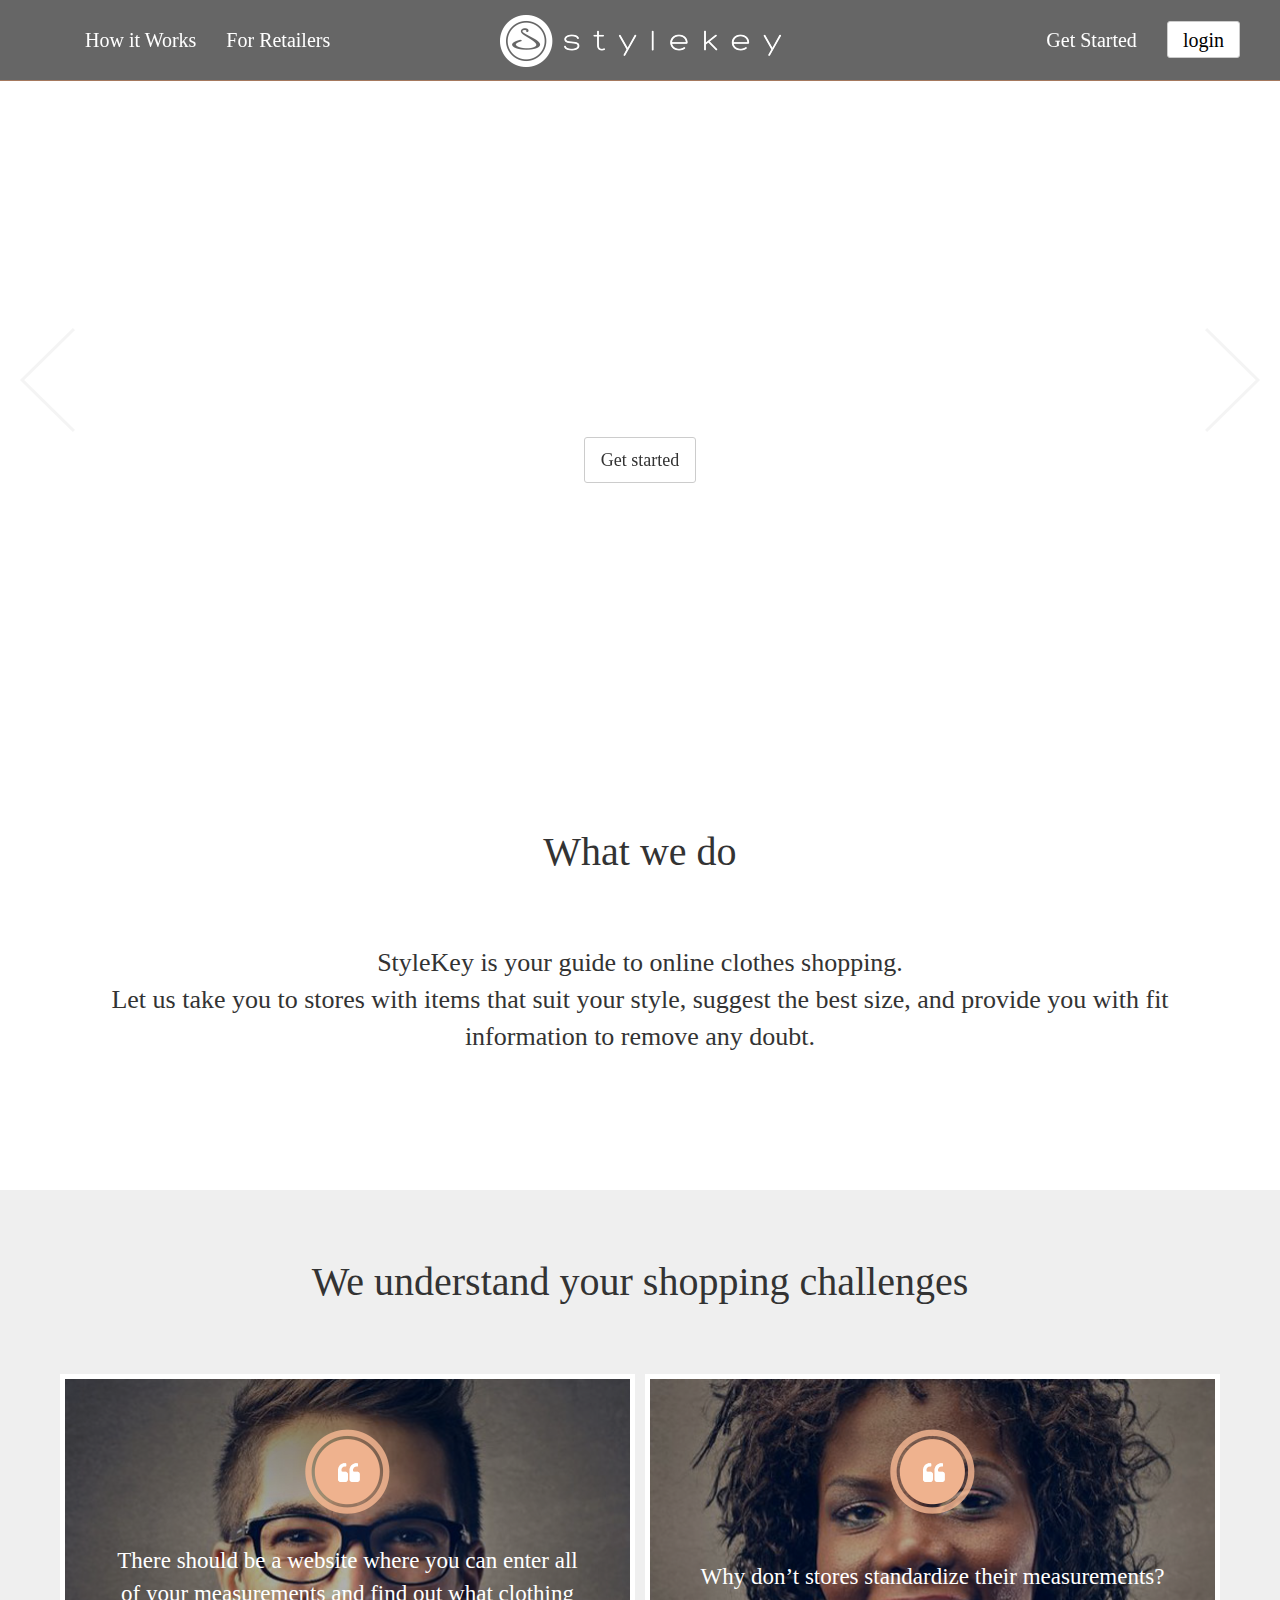
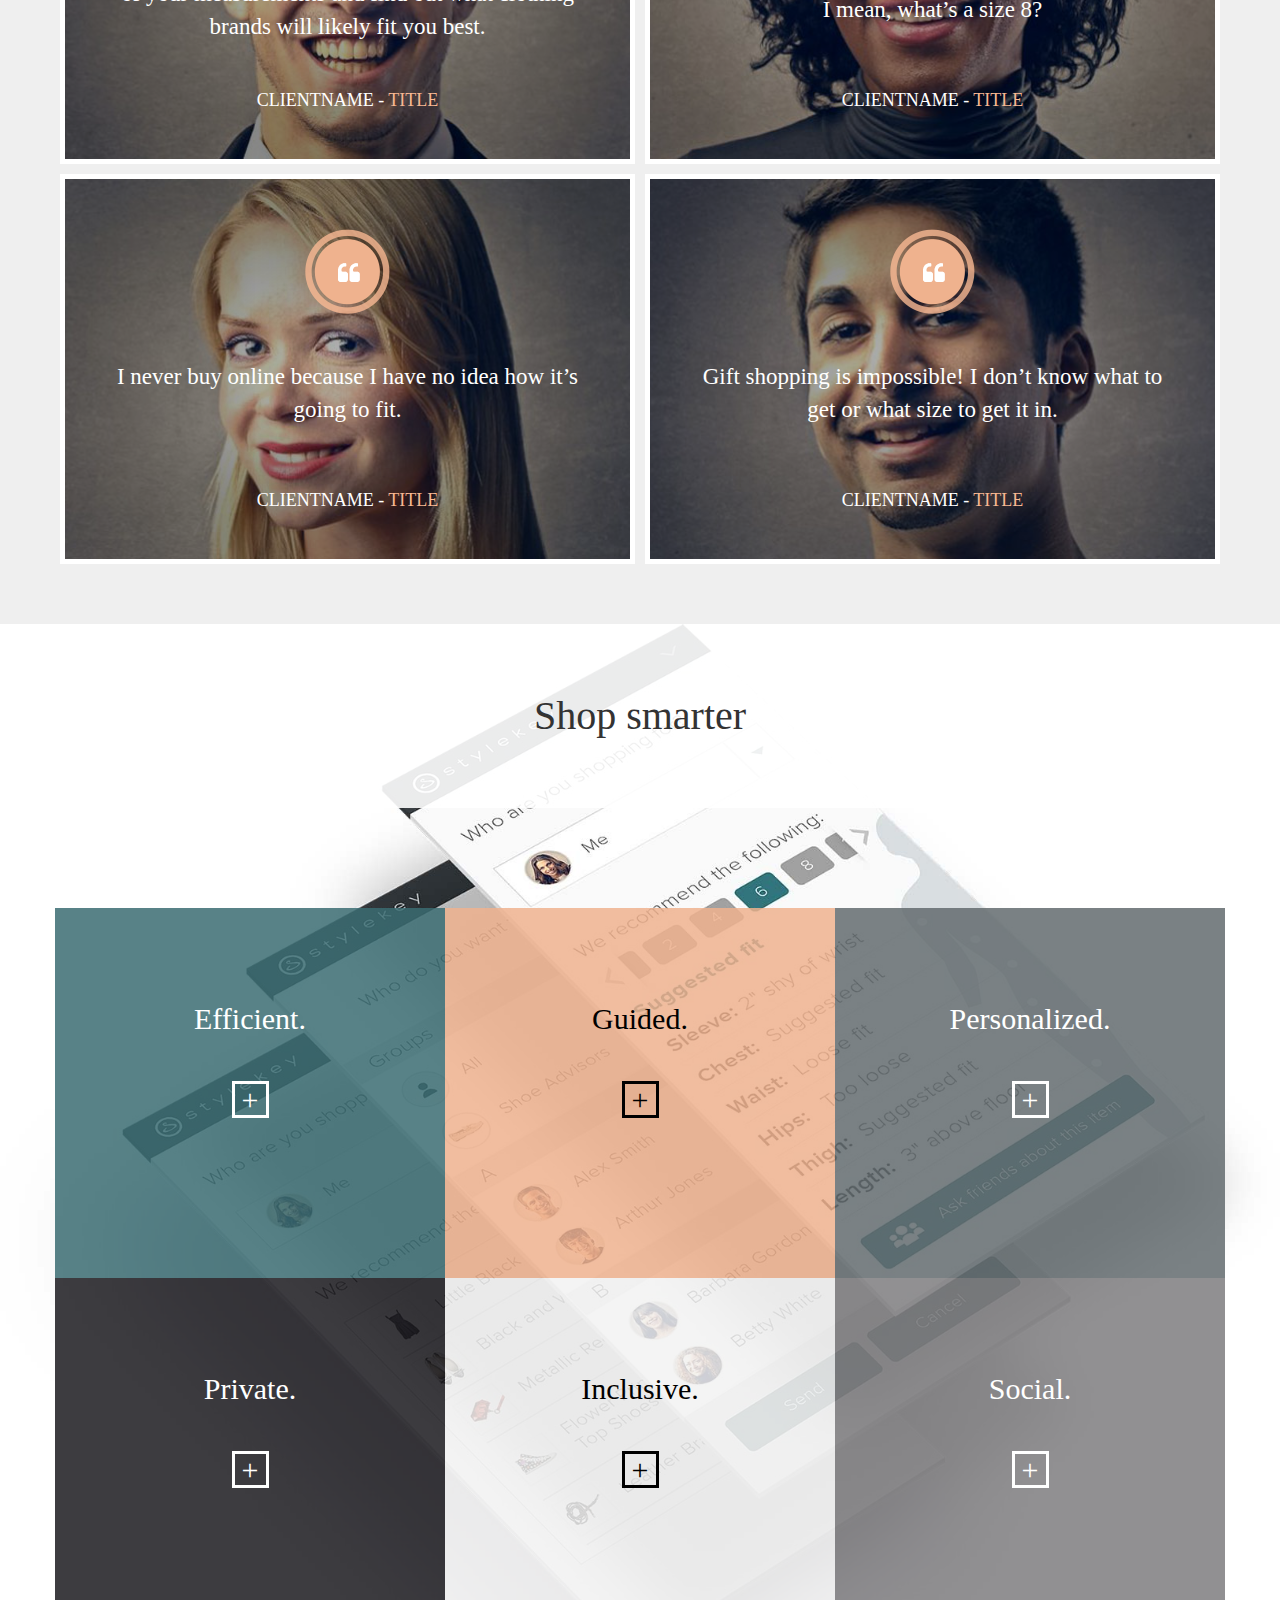
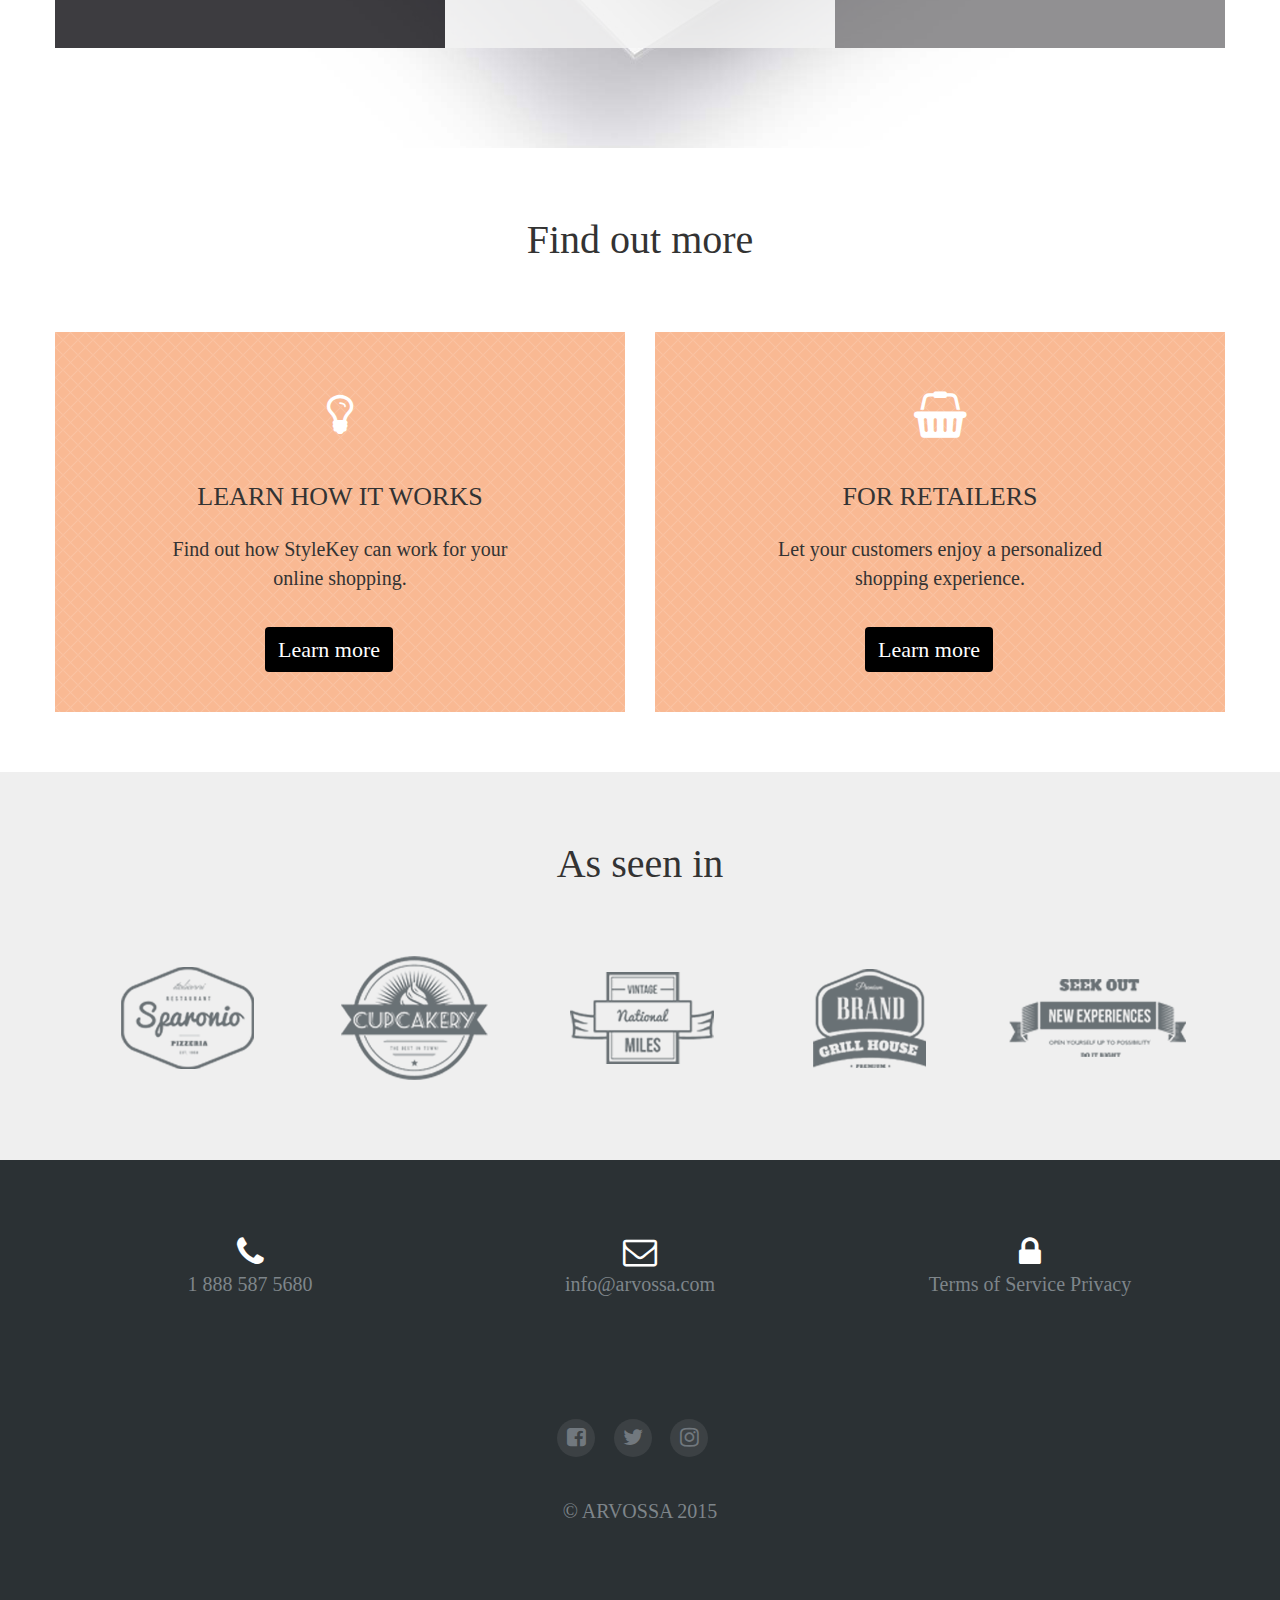
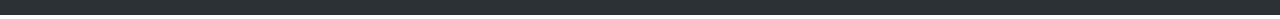
<file: index.html>
<!DOCTYPE html>
<html lang="en">
  <head>
    <meta charset="utf-8">
    <meta name="viewport" content="width=device-width, initial-scale=1">
    <!-- The above 3 meta tags *must* come first in the head; any other head content must come *after* these tags -->
    <title>Stylekey Home</title>
    <link rel="stylesheet" type="text/css" href="https://cloud.typography.com/7476094/6302952/css/fonts.css" />
		<link rel="stylesheet" href="https://maxcdn.bootstrapcdn.com/bootstrap/3.3.5/css/bootstrap.min.css">
    <link href="css/style.css" rel="stylesheet">
    <link rel="stylesheet" href="https://maxcdn.bootstrapcdn.com/font-awesome/4.5.0/css/font-awesome.min.css">
  </head>
  <body>

    <nav class="navbar navbar-default navbar-fixed-top">
      <div class="container">
        <!-- Brand and toggle get grouped for better mobile display -->
        <div class="navbar-header">
          <a class="logo visible-xs-block" href="#"></a>
          <button type="button" class="navbar-toggle collapsed" data-toggle="collapse" data-target="#bs-example-navbar-collapse-1" aria-expanded="false">
            <span class="sr-only">Toggle navigation</span>
            <span class="icon-bar"></span>
            <span class="icon-bar"></span>
            <span class="icon-bar"></span>
          </button>
        </div>

        <!-- Collect the nav links, forms, and other content for toggling -->
        <div class="collapse navbar-collapse" id="bs-example-navbar-collapse-1">            
          <ul class="nav navbar-nav navbar-left">
            <li><a href="#" target="_blank">How it Works</a></li>
            <li><a href="#" target="_blank">For Retailers</a></li>
          </ul>
          <a class="logo hidden-xs" href="#" target="_blank"></a>
          <ul class="nav navbar-nav navbar-right">
            <li><a href="#" target="_blank">Get Started</a></li>
            <li><a class="btn btn-default" href="#">login</a></li>
          </ul>
        </div><!-- /.navbar-collapse -->
      </div><!-- /.container -->
    </nav>




    <!-- Carousel -->
    <div id="carousel-example-generic" class="hero-carousel carousel slide" data-ride="carousel">

      <!-- Wrapper for slides -->
      <div class="container">
        <div class="row">
          <div class="carousel-inner col-xs-12" role="listbox">
            <div class="item active">
              <div class="hero">
                <h2>Shop Effortlessly.</h2>
                <p>Easily find stores with items suited to you.</p>
                <p><a class="btn btn-default btn-lg" href="#" role="button">Get started</a></p>
              </div>
              
            </div>
            <div class="item">
              <div class="hero">
                <h2>Shop Effortlessly.</h2>
                <p>Easily find stores with items suited to you.</p>
                <p><a class="btn btn-default btn-lg" href="#" role="button">Get started</a></p>
              </div>
            </div>
          </div>
        </div>
      </div><!-- /.container -->

      <!-- Controls -->
      <a class="left carousel-control" href="#carousel-example-generic" role="button" data-slide="prev">
        <img src="img/l-arrow.png" alt="..">
      </a>
      <a class="right carousel-control" href="#carousel-example-generic" role="button" data-slide="next">
        <img src="img/r-arrow.png" alt="..">
      </a>
    </div>




    <!-- SEC 01 - WHAT WE DO -->
    <div class="container section-01">
      <h3>What we do</h3>
      <strong>StyleKey is your guide to online clothes shopping.</strong>
      <p>Let us take you to stores with items that suit your style, suggest the best size, and provide you with fit information to remove any doubt.</p>
      <img src="img/tie.jpg" class="tie" alt="tie" />   
      <img src="img/shoes.jpg" class="shoes" alt="shoes"  />   
    </div><!-- /.container -->



    <!-- SEC 02 - WE UNDERSTAND YOUR -->
    <div class="container-fluid section-02">
      <div class="container text-center">
        <h3>We understand your shopping challenges</h3>



        <!-- carousel for mobile only -->
        <div id="carousel-example-generic02" class="carousel slide visible-xs-block" data-ride="carousel">
          <!-- Indicators -->
          <ol class="carousel-indicators">
            <li data-target="#carousel-example-generic02" data-slide-to="0" class="active"></li>
            <li data-target="#carousel-example-generic02" data-slide-to="1"></li>
            <li data-target="#carousel-example-generic02" data-slide-to="2"></li>
            <li data-target="#carousel-example-generic02" data-slide-to="3"></li>
          </ol>

          <!-- Wrapper for slides -->
          <div class="row">
            <div class="carousel-inner" role="listbox">
              <div class="item active">
                <div class="col-sm-6">
                    <div class="challenge-1">
                      <img src="img/quotes.png" alt=".." />
                      <p>There should be a website where you can enter all of your measurements and find out what clothing brands will likely fit you best.</p>
                      <div class="client-name">CLIENTNAME - <span>TITLE</span></div>
                    </div>
                  </div>
              </div>
              <div class="item">
                <div class="col-sm-6">
                  <div class="challenge-2">
                    <img src="img/quotes.png" alt=".." />
                    <p>Why don’t stores standardize their measurements? I mean, what’s a size 8?</p>
                    <div class="client-name">CLIENTNAME - <span>TITLE</span></div>
                  </div>
                </div>
              </div>
              <div class="item">
                <div class="col-sm-6">
                  <div class="challenge-3">
                    <img src="img/quotes.png" alt=".." />
                    <p>I never buy online because I have no idea how it’s going to fit.</p>
                    <div class="client-name">CLIENTNAME - <span>TITLE</span></div>
                  </div>
                </div>
              </div>
              <div class="item">
                <div class="col-sm-6">
                  <div class="challenge-4">
                    <img src="img/quotes.png" alt=".." />
                    <p>Gift shopping is impossible! I don’t know what to get or what size to get it in.</p>
                    <div class="client-name">CLIENTNAME - <span>TITLE</span></div>
                  </div>
                </div>
              </div> 

            </div>
          </div><!-- /.row -->

          <!-- Controls -->
          <a class="left carousel-control" href="#carousel-example-generic02" role="button" data-slide="prev">
            <img src="img/l-arrow.png" alt="..">
          </a>
          <a class="right carousel-control" href="#carousel-example-generic02" role="button" data-slide="next">
            <img src="img/r-arrow.png" alt="..">
          </a>
        </div><!-- / #carousel-example-generic02 -->

        <!-- content if not mobile screens -->
        <div class="row hidden-xs">
          <div class="col-sm-6">
            <div class="challenge-1">
              <img src="img/quotes.png" alt=".." />
              <p>There should be a website where you can enter all of your measurements and find out what clothing brands will likely fit you best.</p>
              <div class="client-name">CLIENTNAME - <span>TITLE</span></div>
            </div>
          </div>
          <div class="col-sm-6">
            <div class="challenge-2">
              <img src="img/quotes.png" alt=".." />
              <p>Why don’t stores standardize their measurements? I mean, what’s a size 8?</p>
              <div class="client-name">CLIENTNAME - <span>TITLE</span></div>
            </div>
          </div>
        </div><!-- /.row -->
        <div class="row hidden-xs">
          <div class="col-sm-6">
            <div class="challenge-3">
              <img src="img/quotes.png" alt=".." />
              <p>I never buy online because I have no idea how it’s going to fit.</p>
              <div class="client-name">CLIENTNAME - <span>TITLE</span></div>
            </div>
          </div>
          <div class="col-sm-6">
            <div class="challenge-4">
              <img src="img/quotes.png" alt=".." />
              <p>Gift shopping is impossible! I don’t know what to get or what size to get it in.</p>
              <div class="client-name">CLIENTNAME - <span>TITLE</span></div>
            </div>
          </div>
        </div><!-- /.row -->
      </div><!-- /.container -->
    </div><!-- /.container-fluid -->




    <!-- SEC 03 - SHOP SMARTER -->
    <div class="container-fluid section-03">
      <div class="container section-03-header">
        <h3>Shop smarter</h3>        
      </div>
      <div class="container section-03-content">

      <!-- carousel for mobile only -->
        <div id="carousel-example-generic03" class="carousel slide visible-xs-block" data-ride="carousel">
          <!-- Indicators -->
          <ol class="carousel-indicators">
            <li data-target="#carousel-example-generic03" data-slide-to="0" class="active"></li>
            <li data-target="#carousel-example-generic03" data-slide-to="1"></li>
            <li data-target="#carousel-example-generic03" data-slide-to="2"></li>
            <li data-target="#carousel-example-generic03" data-slide-to="3"></li>
            <li data-target="#carousel-example-generic03" data-slide-to="4"></li>
            <li data-target="#carousel-example-generic03" data-slide-to="5"></li>
          </ol>

          <!-- Wrapper for slides -->
          
          <div class="carousel-inner row" role="listbox">
            <div class="item active">
              <div class="col-sm-6 col-md-4 box-efficient">
                <div class="sec-03-title">Efficient.</div>
                <span class="showP">+</span>
                <p>Lorem ipsum dolor sit amet, consectetur adipisicing elit.<br>           
                  <span class="hideP" href="#">&mdash;</span>
                </p>
              </div>
            </div>
            <div class="item">
              <div class="col-sm-6 col-md-4 box-guided">
                <div class="sec-03-title">Guided.</div>
                <span class="showP">+</span>
                <p>Enjoy item recommendations curated specifically for you at every store<br>            
                  <span class="hideP" href="#">&mdash;</span>
                </p>
              </div>                
            </div>
            <div class="item">
              <div class="col-sm-6 col-md-4 box-personalized">
                <div class="sec-03-title">Personalized.</div>
                <span class="showP">+</span>
                <p>Receive fit information on items including suggestion of best size.<br>            
                  <span class="hideP" href="#">&mdash;</span>
                </p>            
              </div>                
            </div>
            <div class="item">
              <div class="col-sm-6 col-md-4 box-private">
                <div class="sec-03-title">Private.</div>
                <span class="showP">+</span>
                <p>All personal information remains private and protected<br>            
                  <span class="hideP" href="#">&mdash;</span>
                </p> 
              </div>                
            </div>
            <div class="item">
              <div class="col-sm-6 col-md-4 box-inclusive">
                <div class="sec-03-title">Inclusive.</div>
                <span class="showP">+</span>
                <p>Confidently Shop for friends with item and size recommendations for people in your network<br>            
                  <span class="hideP" href="#">&mdash;</span>
                </p>
              </div>                
            </div>
            <div class="item">
              <div class="col-sm-6 col-md-4 box-social">
                <div class="sec-03-title">Social.</div>
                <span class="showP">+</span>
                <p>Quickly reach out to your friends for feedback on items<br>            
                  <span class="hideP" href="#">&mdash;</span>
                </p>
              </div>                
            </div>
            <!-- Controls -->
            <a class="left carousel-control" href="#carousel-example-generic03" role="button" data-slide="prev">
              <img src="img/l-arrow.png" alt="..">
            </a>
            <a class="right carousel-control" href="#carousel-example-generic03" role="button" data-slide="next">
              <img src="img/r-arrow.png" alt="..">
            </a>
          </div><!-- /.carousel-inner .row -->
        </div><!-- / #carousel-example-generic03 -->





        <!-- content if not mobile screens -->
        <div class="row hidden-xs">
          <div class="col-sm-6 col-md-4 box-efficient">
            <div class="sec-03-title">Efficient.</div>
            <span class="showP">+</span>
            <p>Lorem ipsum dolor sit amet, consectetur adipisicing elit.<br>           
              <span class="hideP" href="#">&mdash;</span>
            </p>
          </div>
          <div class="col-sm-6 col-md-4 box-guided">
            <div class="sec-03-title">Guided.</div>
            <span class="showP">+</span>
            <p>Enjoy item recommendations curated specifically for you at every store<br>            
              <span class="hideP" href="#">&mdash;</span>
            </p>
          </div>
          <div class="col-sm-6 col-md-4 box-personalized">
            <div class="sec-03-title">Personalized.</div>
            <span class="showP">+</span>
            <p>Receive fit information on items including suggestion of best size.<br>            
              <span class="hideP" href="#">&mdash;</span>
            </p>            
          </div>
          <div class="col-sm-6 col-md-4 box-private">
            <div class="sec-03-title">Private.</div>
            <span class="showP">+</span>
            <p>All personal information remains private and protected<br>            
              <span class="hideP" href="#">&mdash;</span>
            </p> 
          </div>
          <div class="col-sm-6 col-md-4 box-inclusive">
            <div class="sec-03-title">Inclusive.</div>
            <span class="showP">+</span>
            <p>Confidently Shop for friends with item and size recommendations for people in your network<br>            
              <span class="hideP" href="#">&mdash;</span>
            </p>
          </div>
          <div class="col-sm-6 col-md-4 box-social">
            <div class="sec-03-title">Social.</div>
            <span class="showP">+</span>
            <p>Quickly reach out to your friends for feedback on items<br>            
              <span class="hideP" href="#">&mdash;</span>
            </p>
          </div>
        </div><!-- /.row -->
      </div><!-- /.container -->
    </div><!-- /.container-fluid -->





    <!-- SEC 04 - FIND OUT MORE -->
    <div class="container-fluid section-04">
      <div class="container text-center">
        <h3>Find out more</h3>        
        <div class="row">
          <div class="col-sm-6">
            <div class="section-04-box">
              <div><i class="fa fa-lightbulb-o"></i></div>
              <div class="sec-04-titles">LEARN HOW IT WORKS</div>
              <p>Find out how StyleKey can work for your online shopping.</p>
              <div class="btn btn-dark">Learn more</div>
            </div>
          </div>
          <div class="col-sm-6">
            <div class="section-04-box">
              <div><i class="fa fa-shopping-basket"></i></div>
              <div class="sec-04-titles">FOR RETAILERS</div>
              <p>Let your customers enjoy a personalized shopping experience.</p>
              <div class="btn btn-dark">Learn more</div>
            </div>
          </div>
        </div><!-- /.row -->
      </div><!-- /.container -->
    </div><!-- /.container-fluid -->




    <!-- SEC 05 - AS SEEN IN -->
    <div class="container-fluid section-05">
      <div class="container text-center">
        <h3>As seen in</h3>  


      <!-- carousel for mobile only -->
        <div id="carousel-example-generic04" class="carousel slide visible-xs-block" data-ride="carousel">
          <!-- Indicators -->
          <ol class="carousel-indicators">
            <li data-target="#carousel-example-generic04" data-slide-to="0" class="active"></li>
            <li data-target="#carousel-example-generic04" data-slide-to="1"></li>
            <li data-target="#carousel-example-generic04" data-slide-to="2"></li>
            <li data-target="#carousel-example-generic04" data-slide-to="3"></li>
            <li data-target="#carousel-example-generic04" data-slide-to="4"></li>
          </ol>

          <!-- Wrapper for slides -->
          <div class="carousel-inner" role="listbox">
            <div class="item active">
              <a href="#" target="_blank" class="col-sm-1-3-5">
                <img src="img/logo-1.png" alt=".." />
              </a>
            </div>
            <div class="item">
              <a href="#" target="_blank" class="col-sm-1-3-5">
                <img src="img/logo-2.png" alt=".." />
              </a>                             
            </div>
            <div class="item">
              <a href="#" target="_blank" class="col-sm-1-3-5">
                <img src="img/logo-3.png" alt=".." />
              </a>                               
            </div>
            <div class="item">
              <a href="#" target="_blank" class="col-sm-1-3-5">
                <img src="img/logo-4.png" alt=".." />
              </a>                            
            </div>
            <div class="item">
              <a href="#" target="_blank" class="col-sm-1-3-5">
                <img src="img/logo-5.png" alt=".." />
              </a>                              
            </div>
          </div><!-- /.row -->

          <!-- Controls -->
          <a class="left carousel-control" href="#carousel-example-generic04" role="button" data-slide="prev">
            <img src="img/l-arrow.png" alt="..">
          </a>
          <a class="right carousel-control" href="#carousel-example-generic04" role="button" data-slide="next">
            <img src="img/r-arrow.png" alt="..">
          </a>
        </div><!-- / #carousel-example-generic04 -->





        <!-- content if not mobile screens -->
        <div class="hidden-xs">
          <a href="#" target="_blank" class="col-sm-1-3-5">
            <img src="img/logo-1.png" alt=".." />
          </a>
          <a href="#" target="_blank" class="col-sm-1-3-5">
            <img src="img/logo-2.png" alt=".." />
          </a>
          <a href="#" target="_blank" class="col-sm-1-3-5">
            <img src="img/logo-3.png" alt=".." />
          </a>
          <a href="#" target="_blank" class="col-sm-1-3-5">
            <img src="img/logo-4.png" alt=".." />
          </a>
          <a href="#" target="_blank" class="col-sm-1-3-5">
            <img src="img/logo-5.png" alt=".." />
          </a>
        </div><!-- /.row -->
      </div><!-- /.container -->
    </div><!-- /.container-fluid -->





    <!-- FOOTER -->
    <div class="container-fluid footer">
      <div class="container">
        <div class="row">
          <div class="col-sm-4">
            <i class="fa fa-phone"></i>
            <a href="#" class="center-block">1 888 587 5680</a>
          </div>
          <div class="col-sm-4">
            <i class="fa fa-envelope-o"></i>
            <a href="#" class="center-block">info@arvossa.com</a>
          </div>
          <div class="col-sm-4">
            <i class="fa fa-lock"></i>
            <a href="mailto:someone@example.com" class="center-block">Terms of Service Privacy</a>
          </div>
        </div><!-- /.row -->
        <div class="social">
          <a href="#" target="_blank"><i class="fa fa-facebook-square"></i></a>
          <a href="#" target="_blank"><i class="fa fa-twitter"></i></a>
          <a href="#" target="_blank"><i class="fa fa-instagram"></i></a>
        </div>
        <div class="copy">
          <a href="#">&copy; ARVOSSA 2015</a>
        </div>
      </div><!-- /.container -->
    </div><!-- /.container-fluid -->






    <!-- TEMPLATES -->
    <div class="container-fluid">
      <div class="container">
        <div class="row">
          <div class="col-sm-3"></div>
          <div class="col-sm-3"></div>
          <div class="col-sm-3"></div>
          <div class="col-sm-3"></div>
        </div><!-- /.row -->
      </div><!-- /.container -->
    </div><!-- /.container-fluid -->

    <div class="container">
      <div class="row">
        <div class="col-sm-3"></div>
        <div class="col-sm-3"></div>
        <div class="col-sm-3"></div>
        <div class="col-sm-3"></div>
      </div><!-- /.row -->
    </div><!-- /.container -->

    <div class="container-fluid">
      <div class="container">
      </div><!-- /.container -->
    </div><!-- /.container-fluid -->

    <div class="container">
    </div><!-- /.container -->

    <div class="container-fluid">
      <div class="container">
        <div class="row">
          <div class="col-sm-4"></div>
          <div class="col-sm-4"></div>
          <div class="col-sm-4"></div>
        </div><!-- /.row -->
      </div><!-- /.container -->
    </div><!-- /.container-fluid -->

    <div class="container">
      <div class="row">
        <div class="col-sm-4"></div>
        <div class="col-sm-4"></div>
        <div class="col-sm-4"></div>
      </div><!-- /.row -->
    </div><!-- /.container -->
  

    <script src="https://ajax.googleapis.com/ajax/libs/jquery/1.11.3/jquery.min.js"></script>
    <script src="https://maxcdn.bootstrapcdn.com/bootstrap/3.3.5/js/bootstrap.min.js"></script>
    <script src="js/script.js"></script>
  </body>
</html>
</file>
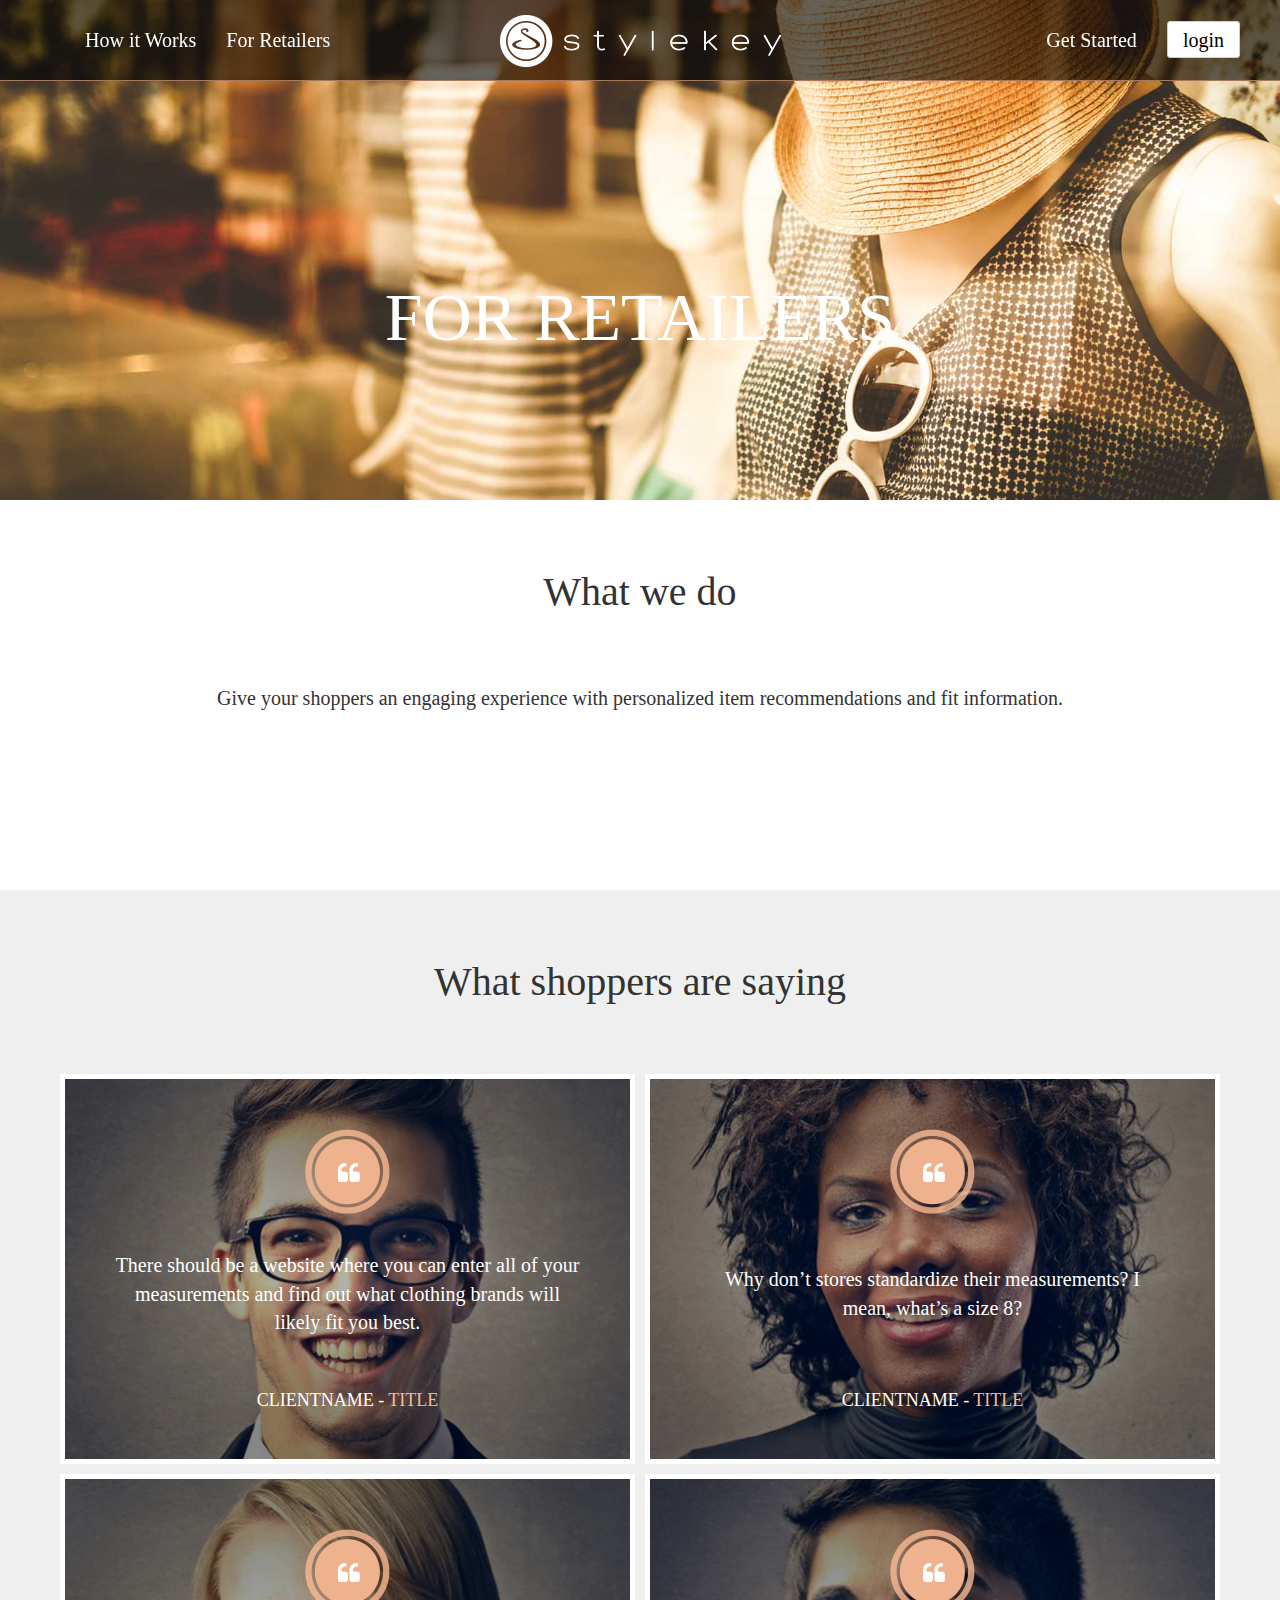
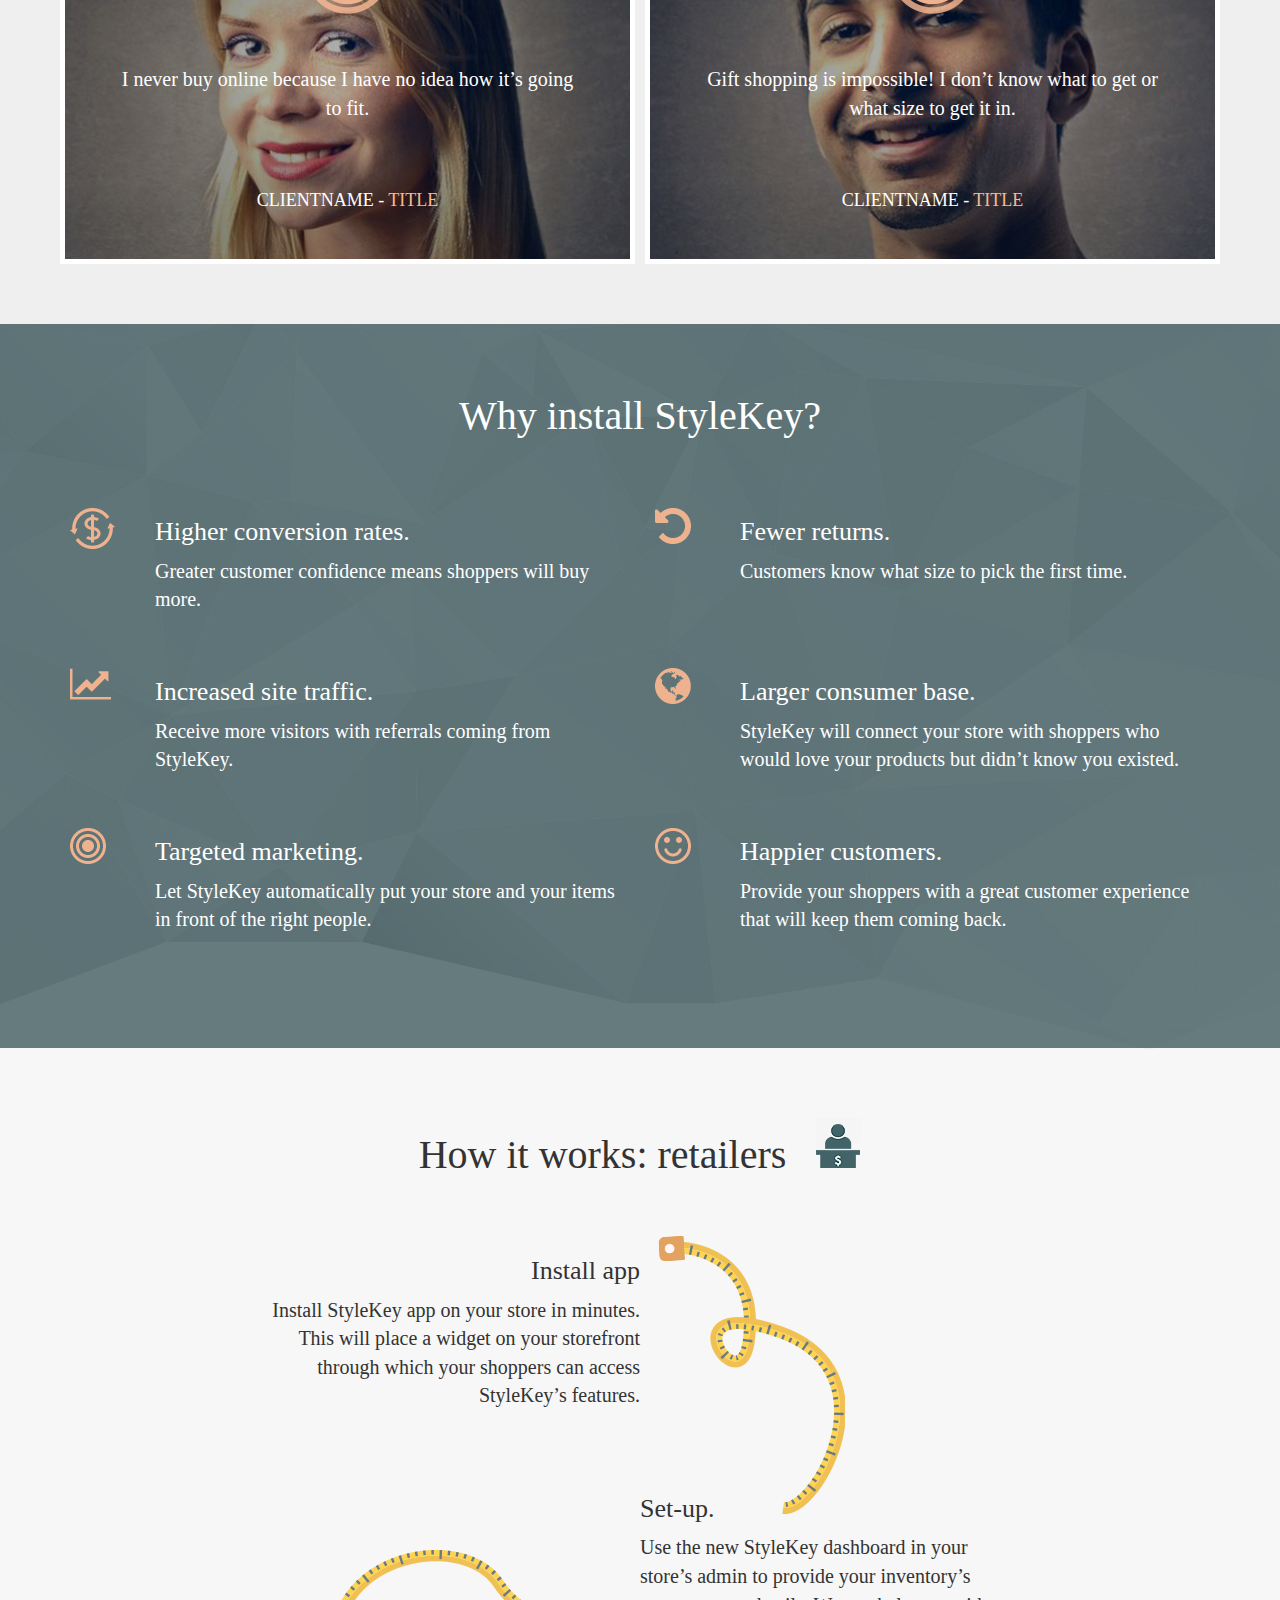
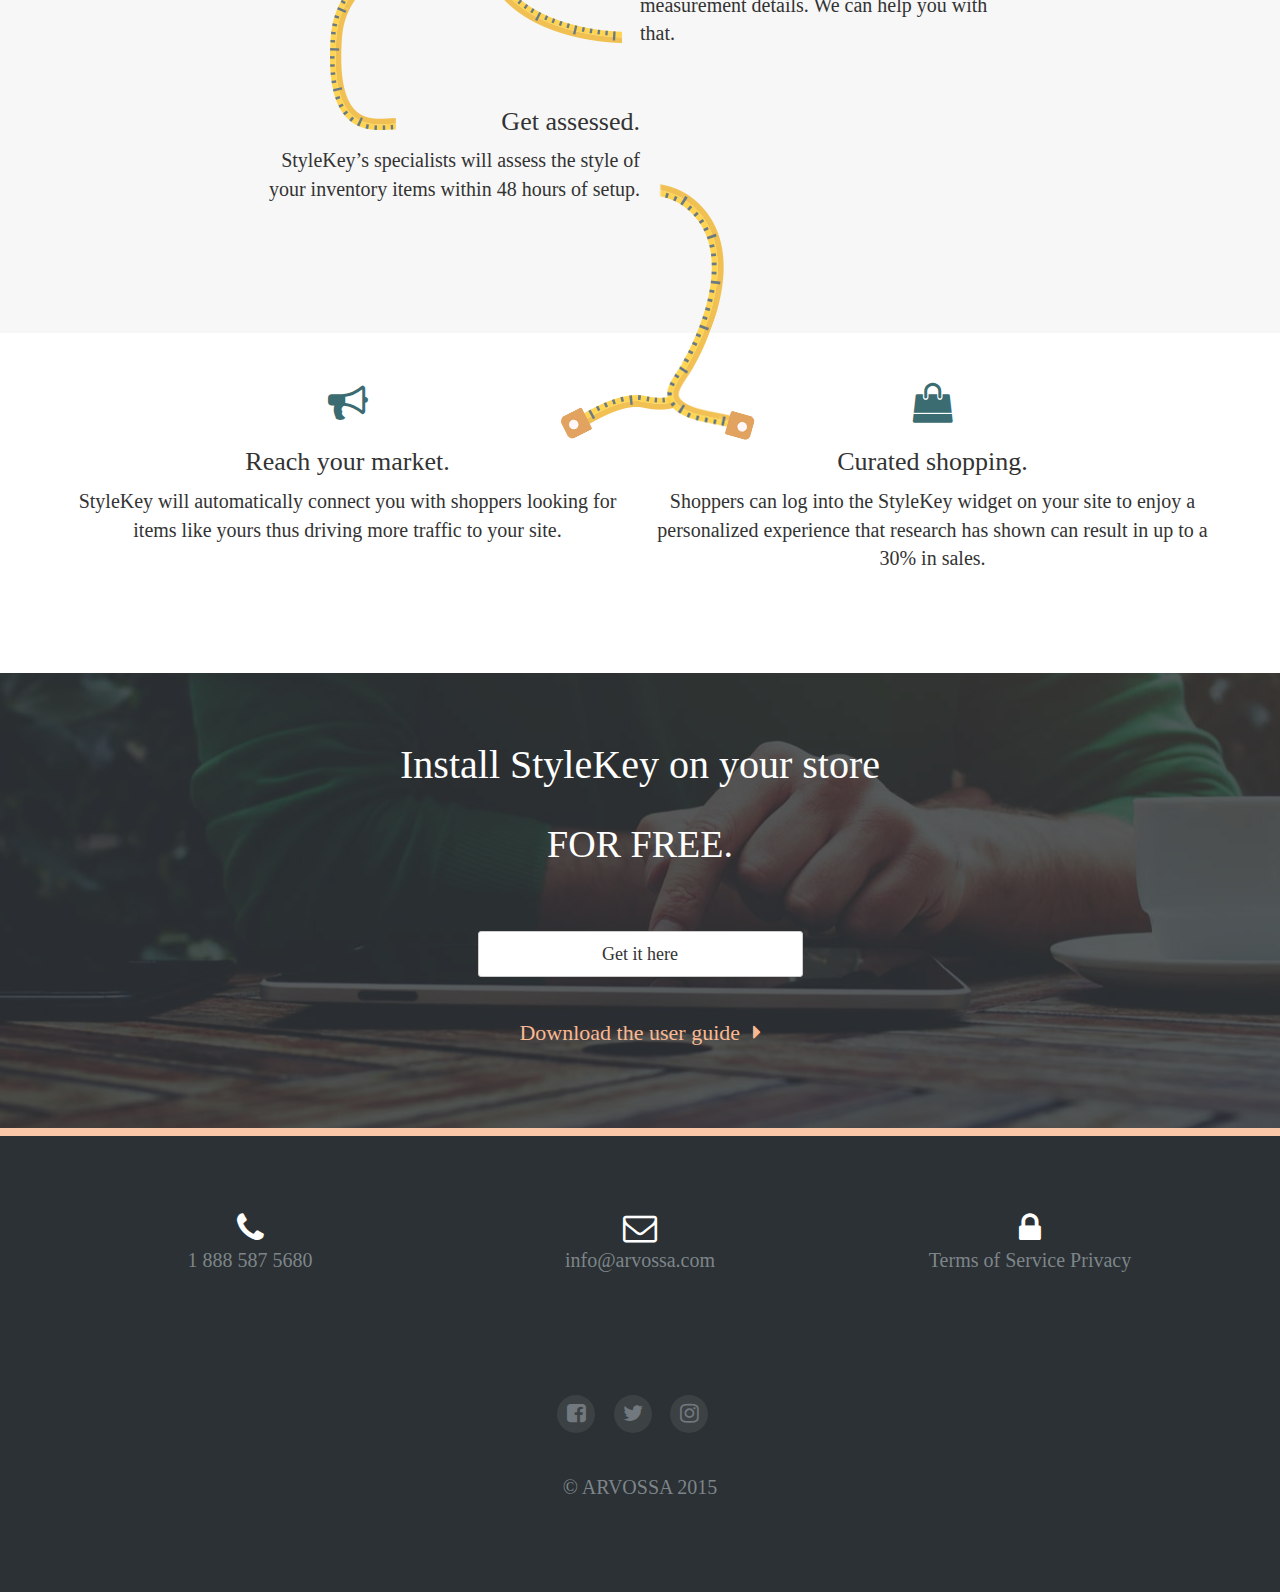
<file: for-retailers.html>
<!DOCTYPE html>
<html lang="en">
  <head>
    <meta charset="utf-8">
    <meta name="viewport" content="width=device-width, initial-scale=1">
    <!-- The above 3 meta tags *must* come first in the head; any other head content must come *after* these tags -->
    <title>Stylekey For retailers</title>
    <link rel="stylesheet" type="text/css" href="https://cloud.typography.com/7476094/6302952/css/fonts.css" />
		<link rel="stylesheet" href="https://maxcdn.bootstrapcdn.com/bootstrap/3.3.5/css/bootstrap.min.css">
    <link href="css/style.css" rel="stylesheet">
    <link rel="stylesheet" href="https://maxcdn.bootstrapcdn.com/font-awesome/4.5.0/css/font-awesome.min.css">
  </head>
  <body class="forretailers">

    <nav class="navbar navbar-default navbar-fixed-top">
      <div class="container">
        <!-- Brand and toggle get grouped for better mobile display -->
        <div class="navbar-header">
          <a class="logo visible-xs-block" href="#"></a>
          <button type="button" class="navbar-toggle collapsed" data-toggle="collapse" data-target="#bs-example-navbar-collapse-1" aria-expanded="false">
            <span class="sr-only">Toggle navigation</span>
            <span class="icon-bar"></span>
            <span class="icon-bar"></span>
            <span class="icon-bar"></span>
          </button>
        </div>

        <!-- Collect the nav links, forms, and other content for toggling -->
        <div class="collapse navbar-collapse" id="bs-example-navbar-collapse-1">            
          <ul class="nav navbar-nav navbar-left">
            <li><a href="#" target="_blank">How it Works</a></li>
            <li><a href="#" target="_blank">For Retailers</a></li>
          </ul>
          <a class="logo hidden-xs" href="#" target="_blank"></a>
          <ul class="nav navbar-nav navbar-right">
            <li><a href="#" target="_blank">Get Started</a></li>
            <li><a class="btn btn-default" href="#">login</a></li>
          </ul>
        </div><!-- /.navbar-collapse -->
      </div><!-- /.container -->
    </nav>




    <!-- how it works - hero -->
    <div class="container-fluid hero-for-retailers">
      <h2>FOR RETAILERS</h2>
    </div>




    <!-- SEC 01 - WHAT WE DO -->
    <div class="container section-01">
      <h3>What we do</h3>
      <p>Give your shoppers an engaging experience with personalized item recommendations and fit information.</p>
      <img src="img/dress.jpg" class="dress" alt="dress" />   
      <img src="img/belt.jpg" class="belt" alt="belt"  />   
    </div><!-- /.container -->




    <!-- SEC 02 - WHAT SHOPPERS ARE SAYING -->
    <div class="container-fluid section-02">
      <div class="container text-center">
        <h3>What shoppers are saying</h3>



        <!-- carousel for mobile only -->
        <div id="carousel-example-generic02" class="carousel slide visible-xs-block" data-ride="carousel">
          <!-- Indicators -->
          <ol class="carousel-indicators">
            <li data-target="#carousel-example-generic02" data-slide-to="0" class="active"></li>
            <li data-target="#carousel-example-generic02" data-slide-to="1"></li>
            <li data-target="#carousel-example-generic02" data-slide-to="2"></li>
            <li data-target="#carousel-example-generic02" data-slide-to="3"></li>
          </ol>

          <!-- Wrapper for slides -->
          <div class="row">
            <div class="carousel-inner" role="listbox">
              <div class="item active">
                <div class="col-sm-6">
                    <div class="challenge-1">
                      <img src="img/quotes.png" alt=".." />
                      <p>There should be a website where you can enter all of your measurements and find out what clothing brands will likely fit you best.</p>
                      <div class="client-name">CLIENTNAME - <span>TITLE</span></div>
                    </div>
                  </div>
              </div>
              <div class="item">
                <div class="col-sm-6">
                  <div class="challenge-2">
                    <img src="img/quotes.png" alt=".." />
                    <p>Why don’t stores standardize their measurements? I mean, what’s a size 8?</p>
                    <div class="client-name">CLIENTNAME - <span>TITLE</span></div>
                  </div>
                </div>
              </div>
              <div class="item">
                <div class="col-sm-6">
                  <div class="challenge-3">
                    <img src="img/quotes.png" alt=".." />
                    <p>I never buy online because I have no idea how it’s going to fit.</p>
                    <div class="client-name">CLIENTNAME - <span>TITLE</span></div>
                  </div>
                </div>
              </div>
              <div class="item">
                <div class="col-sm-6">
                  <div class="challenge-4">
                    <img src="img/quotes.png" alt=".." />
                    <p>Gift shopping is impossible! I don’t know what to get or what size to get it in.</p>
                    <div class="client-name">CLIENTNAME - <span>TITLE</span></div>
                  </div>
                </div>
              </div> 

            </div>
          </div><!-- /.row -->

          <!-- Controls -->
          <a class="left carousel-control" href="#carousel-example-generic02" role="button" data-slide="prev">
            <img src="img/l-arrow.png" alt="..">
          </a>
          <a class="right carousel-control" href="#carousel-example-generic02" role="button" data-slide="next">
            <img src="img/r-arrow.png" alt="..">
          </a>
        </div><!-- / #carousel-example-generic02 -->

        <!-- content if not mobile screens -->
        <div class="row hidden-xs">
          <div class="col-sm-6">
            <div class="challenge-1">
              <img src="img/quotes.png" alt=".." />
              <p>There should be a website where you can enter all of your measurements and find out what clothing brands will likely fit you best.</p>
              <div class="client-name">CLIENTNAME - <span>TITLE</span></div>
            </div>
          </div>
          <div class="col-sm-6">
            <div class="challenge-2">
              <img src="img/quotes.png" alt=".." />
              <p>Why don’t stores standardize their measurements? I mean, what’s a size 8?</p>
              <div class="client-name">CLIENTNAME - <span>TITLE</span></div>
            </div>
          </div>
        </div><!-- /.row -->
        <div class="row hidden-xs">
          <div class="col-sm-6">
            <div class="challenge-3">
              <img src="img/quotes.png" alt=".." />
              <p>I never buy online because I have no idea how it’s going to fit.</p>
              <div class="client-name">CLIENTNAME - <span>TITLE</span></div>
            </div>
          </div>
          <div class="col-sm-6">
            <div class="challenge-4">
              <img src="img/quotes.png" alt=".." />
              <p>Gift shopping is impossible! I don’t know what to get or what size to get it in.</p>
              <div class="client-name">CLIENTNAME - <span>TITLE</span></div>
            </div>
          </div>
        </div><!-- /.row -->
      </div><!-- /.container -->
    </div><!-- /.container-fluid -->




    <!-- SEC 03 - WHY INSTALL STYLEKEY -->
    <div class="container-fluid sec-02-forretailers">
      <div class="container">
        <div class="row">
          <h3 class="text-center">Why install StyleKey?</h3>
          <div class="col-sm-6">
            <div class="media">
              <div class="media-left">
                <div class="ico ico-01"></div>
              </div>
              <div class="media-body">
                <h4>Higher conversion rates.</h4>
                <p>Greater customer confidence means shoppers will buy more.</p>
              </div>
            </div>
            <div class="media">
              <div class="media-left">
                <div class="ico ico-02"></div>
              </div>
              <div class="media-body">
                <h4>Increased site traffic.</h4>
                <p>Receive more visitors with referrals coming from StyleKey.</p>
              </div>
            </div>
            <div class="media">
              <div class="media-left">
                <div class="ico ico-03"></div>
              </div>
              <div class="media-body">
                <h4>Targeted marketing.</h4>
                <p>Let StyleKey automatically put your store and your items in front of the right people.</p>
              </div>
            </div>
          </div>

          <div class="col-sm-6">
            <div class="media">
              <div class="media-left">
                <div class="ico ico-04"></div>
              </div>
              <div class="media-body">
                <h4>Fewer returns.</h4>
                <p>Customers know what size to pick the first time.</p>
              </div>
            </div>
            <div class="media">
              <div class="media-left">
                <div class="ico ico-05"></div>
              </div>
              <div class="media-body">
                <h4>Larger consumer base.</h4>
                <p>StyleKey will connect your store with shoppers who would love your products but didn’t know you existed.</p>
              </div>
            </div>
            <div class="media">
              <div class="media-left">
                <div class="ico ico-06"></div>
              </div>
              <div class="media-body">
                <h4>Happier customers.</h4>
                <p>Provide your shoppers with a great customer experience that will keep them coming back.</p>
              </div>
            </div>
          </div>
        </div><!-- /.row -->
      </div><!-- /.container -->
    </div><!-- /.container-fluid -->





  <!-- measuring tapes section goes here -->
    <div class="container-fluid sec-03-forretailers">
      <div class="container">
        <h3 class="text-center">How it works: retailers <span class="ico ico-07"></span></h3>
      <!-- mobile version -->
        <div class="row visible-xs-block">
          <div class="col-sm-6">
            <div class="media">
              <div class="media-left">
                <div class="rounded-num">1</div>
              </div>
              <div class="media-body">
                <h4>Install app.</h4>
                <p>Install StyleKey app on your store in minutes. This will place a widget on your storefront through which your shoppers can access StyleKey’s features.</p>
              </div>
            </div>
            <div class="media">
              <div class="media-left">
                <div class="rounded-num">2</div>
              </div>
              <div class="media-body">
                <h4>Set-up.</h4>
                <p>Use the new StyleKey dashboard in your store’s admin to provide your inventory’s measurement details. We can help you with that.</p>
              </div>
            </div>
            <div class="media">
              <div class="media-left">
                <div class="rounded-num">3</div>
              </div>
              <div class="media-body">
                <h4>Get assessed.</h4>
                <p>StyleKey’s specialists will assess the style of your inventory items within 48 hours of setup.</p>
              </div>
            </div>
            <div class="media">
              <div class="media-left">
                <div class="rounded-num">4</div>
              </div>
              <div class="media-body">
                <h4>Reach your market.</h4>
                <p>StyleKey will automatically connect you with shoppers looking for items like yours thus driving more traffic to your site.</p>
                <h4>Curated shopping.</h4>
                <p>Shoppers can log into the StyleKey widget on your site to enjoy a personalized experience that research has shown can result in up to a 30% in sales.</p>
              </div>
            </div>
          </div>
        </div><!-- /.row -->

      <!-- non mobile version -->
        <div class="row hidden-xs">
          <div class="col-sm-8 col-sm-offset-2">
            <div class="box-05 text-right">
              <h4>Install app</h4>
              <p>Install StyleKey app on your store in minutes. This will place a widget on your storefront through which your shoppers can access StyleKey’s features.</p>
            </div>
            <div class="box-06">
              <h4>Set-up.</h4>
              <p>Use the new StyleKey dashboard in your store’s admin to provide your inventory’s measurement details. We can help you with that.</p>
            </div>
            <div class="box-07 text-right">
              <h4>Get assessed.</h4>
              <p>StyleKey’s specialists will assess the style of your inventory items within 48 hours of setup.</p>
            </div>
          </div>
        </div><!-- /.row -->
        
      </div><!-- /.container -->
    </div><!-- /.container-fluid -->




    <!-- howitworks section 02 -->
    <div class="container-fluid sec-02-howitworks hidden-xs">
      <div class="container">
        <div class="row text-center">
          <div class="col-sm-6">
            <div><i class="fa fa-bullhorn"></i></i></div>
            <h4>Reach your market.</h4>
            <p>StyleKey will automatically connect you with shoppers looking for items like yours thus driving more traffic to your site.</p>
          </div>
          <div class="col-sm-6">
            <div><i class="fa fa-shopping-bag"></i></div>
            <h4>Curated shopping.</h4>
            <p>Shoppers can log into the StyleKey widget on your site to enjoy a personalized experience that research has shown can result in up to a 30% in sales.</p> 
          </div>
        </div><!-- /.row -->
      </div><!-- /.container -->
    </div><!-- /.container-fluid -->




    <!-- howitworks section 03 -->
    <div class="container-fluid sec-03-howitworks">
      <div class="container">
        <div class="row text-center">
          <div class="col-sm-8 col-sm-offset-2">
            <h3>Install StyleKey on your store</h3>
            <span>FOR FREE.</span> 
            <a class="btn btn-default btn-lg" href="#" role="button">Get it here</a>
            <a href="#" class="link-user-guide">Download the user guide <i class="fa fa-caret-right"></i></a>
          </div>
        </div><!-- /.row -->
      </div><!-- /.container -->
    </div><!-- /.container-fluid -->   





    <!-- FOOTER -->
    <div class="container-fluid footer">
      <div class="container">
        <div class="row">
          <div class="col-sm-4">
            <i class="fa fa-phone"></i>
            <a href="#" class="center-block">1 888 587 5680</a>
          </div>
          <div class="col-sm-4">
            <i class="fa fa-envelope-o"></i>
            <a href="#" class="center-block">info@arvossa.com</a>
          </div>
          <div class="col-sm-4">
            <i class="fa fa-lock"></i>
            <a href="mailto:someone@example.com" class="center-block">Terms of Service Privacy</a>
          </div>
        </div><!-- /.row -->
        <div class="social">
          <a href="#" target="_blank"><i class="fa fa-facebook-square"></i></a>
          <a href="#" target="_blank"><i class="fa fa-twitter"></i></a>
          <a href="#" target="_blank"><i class="fa fa-instagram"></i></a>
        </div>
        <div class="copy">
          <a href="#">&copy; ARVOSSA 2015</a>
        </div>
      </div><!-- /.container -->
    </div><!-- /.container-fluid -->  

    


    <script src="https://ajax.googleapis.com/ajax/libs/jquery/1.11.3/jquery.min.js"></script>
    <script src="https://maxcdn.bootstrapcdn.com/bootstrap/3.3.5/js/bootstrap.min.js"></script>
    <script src="js/script.js"></script>
  </body>
</html>
</file>
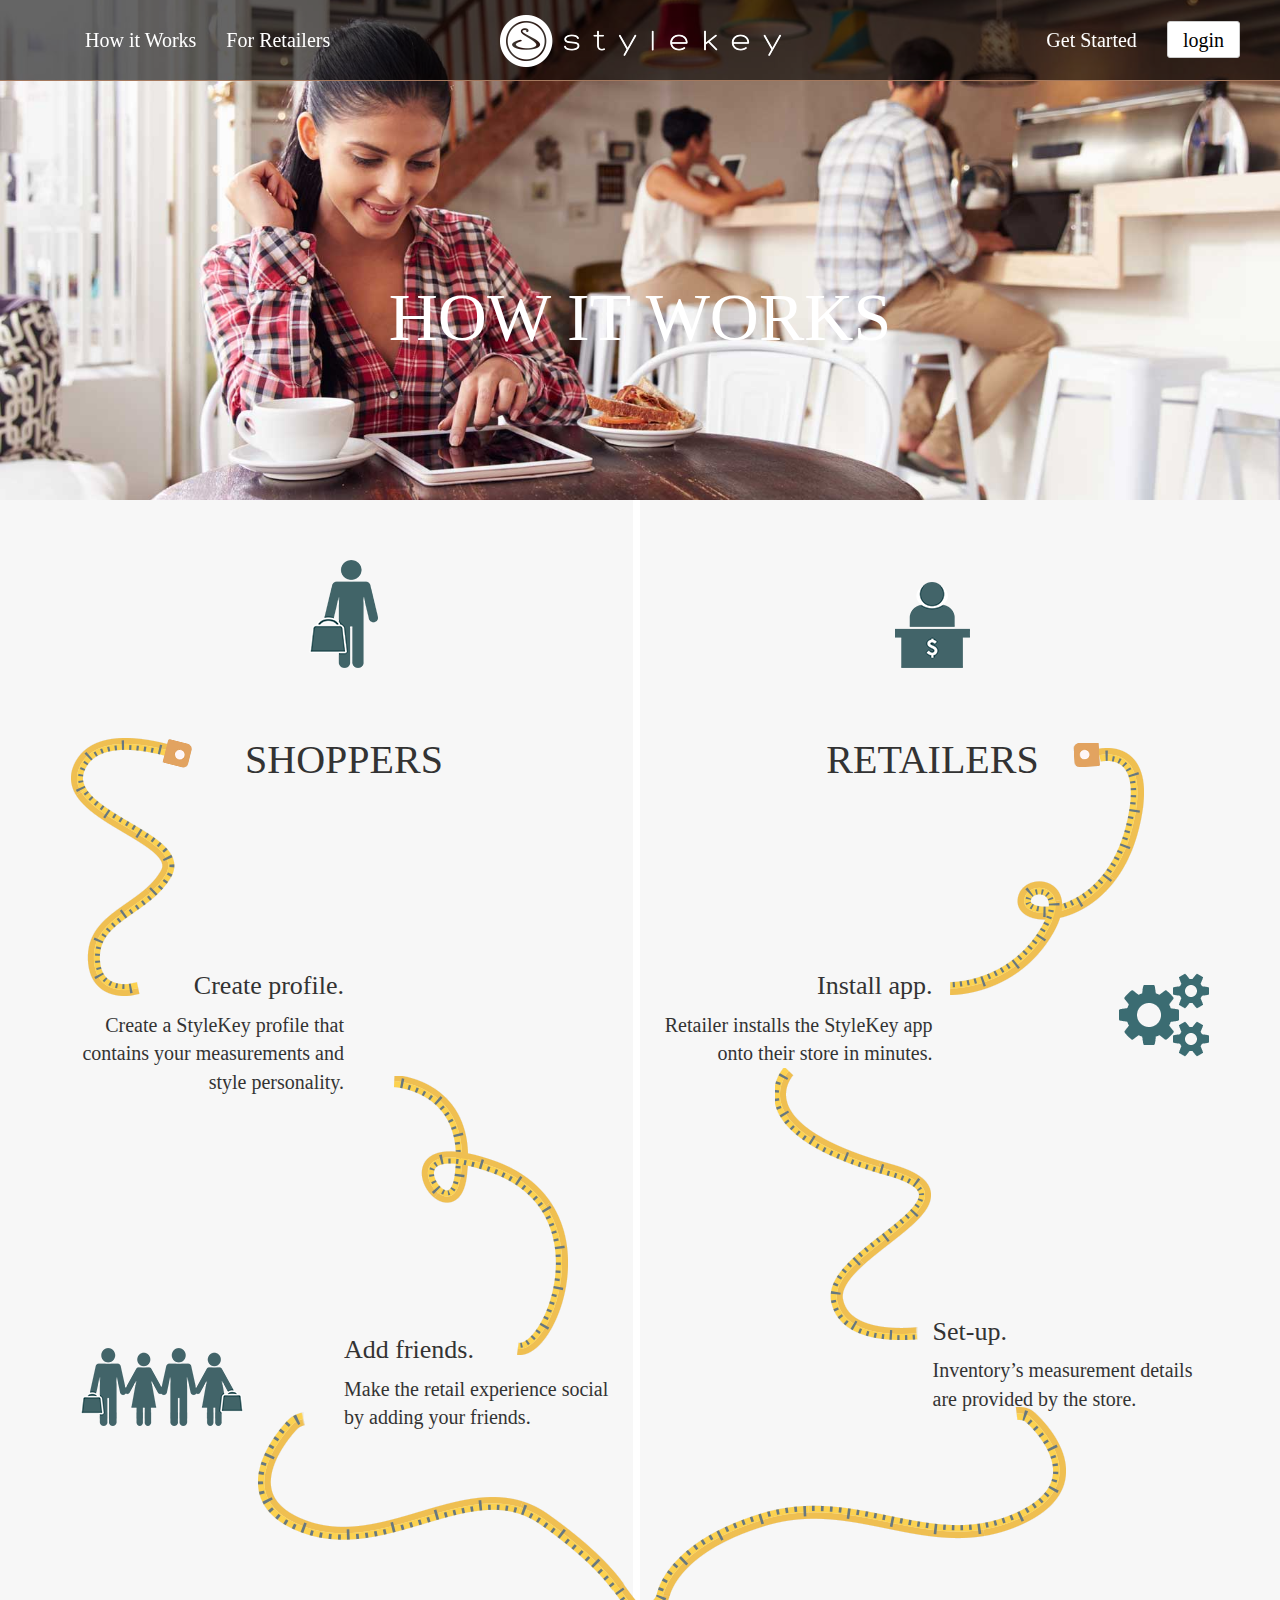
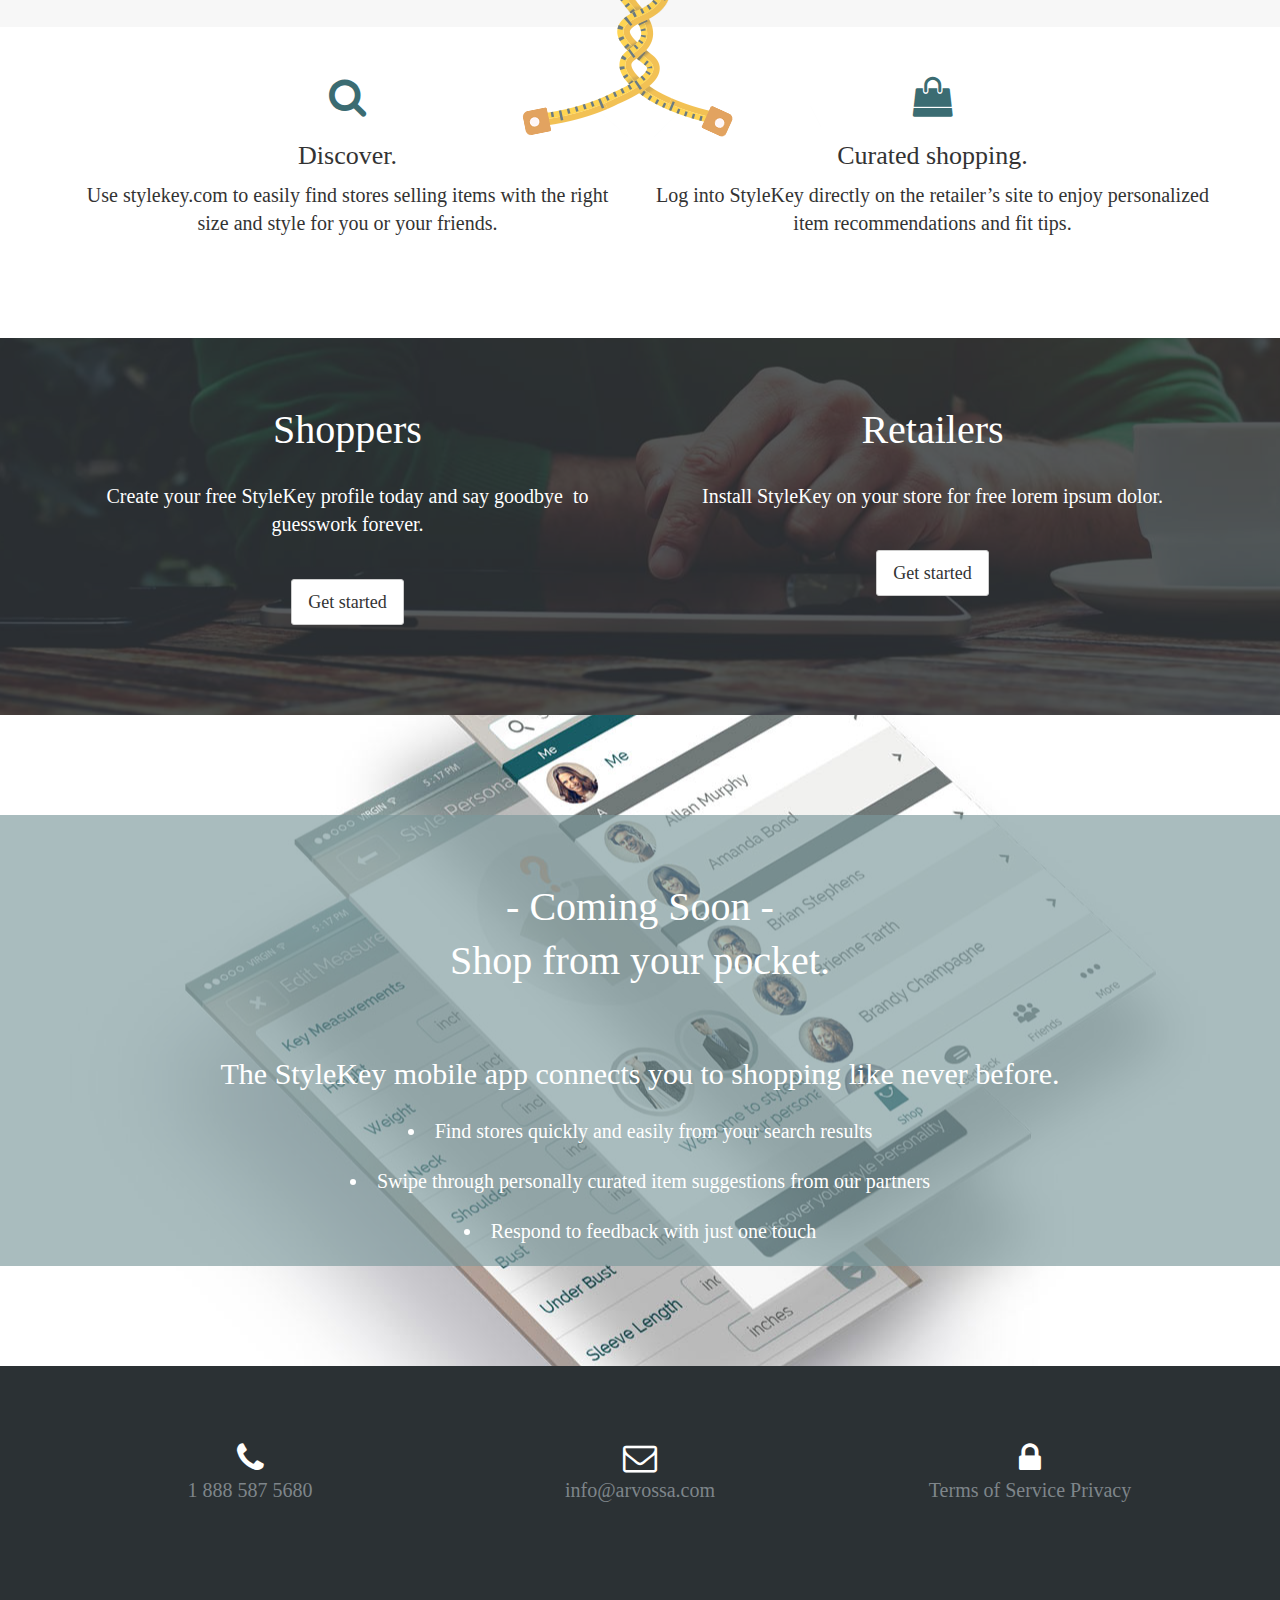
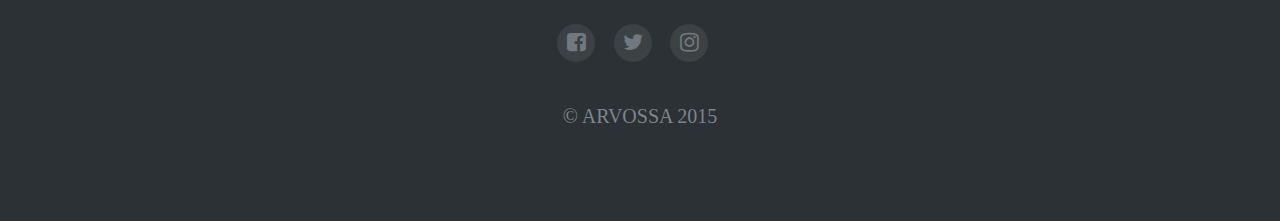
<file: how-it-works.html>
<!DOCTYPE html>
<html lang="en">
  <head>
    <meta charset="utf-8">
    <meta name="viewport" content="width=device-width, initial-scale=1">
    <!-- The above 3 meta tags *must* come first in the head; any other head content must come *after* these tags -->
    <title>Stylekey How it works</title>
    <link rel="stylesheet" type="text/css" href="https://cloud.typography.com/7476094/6302952/css/fonts.css" />
		<link rel="stylesheet" href="https://maxcdn.bootstrapcdn.com/bootstrap/3.3.5/css/bootstrap.min.css">
    <link href="css/style.css" rel="stylesheet">
    <link rel="stylesheet" href="https://maxcdn.bootstrapcdn.com/font-awesome/4.5.0/css/font-awesome.min.css">
  </head>
  <body class="howitworks">

    <nav class="navbar navbar-default navbar-fixed-top">
      <div class="container">
        <!-- Brand and toggle get grouped for better mobile display -->
        <div class="navbar-header">
          <a class="logo visible-xs-block" href="#"></a>
          <button type="button" class="navbar-toggle collapsed" data-toggle="collapse" data-target="#bs-example-navbar-collapse-1" aria-expanded="false">
            <span class="sr-only">Toggle navigation</span>
            <span class="icon-bar"></span>
            <span class="icon-bar"></span>
            <span class="icon-bar"></span>
          </button>
        </div>

        <!-- Collect the nav links, forms, and other content for toggling -->
        <div class="collapse navbar-collapse" id="bs-example-navbar-collapse-1">            
          <ul class="nav navbar-nav navbar-left">
            <li><a href="#" target="_blank">How it Works</a></li>
            <li><a href="#" target="_blank">For Retailers</a></li>
          </ul>
          <a class="logo hidden-xs" href="#" target="_blank"></a>
          <ul class="nav navbar-nav navbar-right">
            <li><a href="#" target="_blank">Get Started</a></li>
            <li><a class="btn btn-default" href="#">login</a></li>
          </ul>
        </div><!-- /.navbar-collapse -->
      </div><!-- /.container -->
    </nav>




    <!-- how it works - hero -->
    <div class="container-fluid hero-howitworks">
      <h2>HOW IT WORKS</h2>
    </div>




    <!-- how it works - section with measuring tapes  -->
    <div class="container-fluid sec-01-howitworks">
    <!-- mobile -->
      <div class="container visible-xs-block">

        <div id="carousel-example-generic-howitworks-01" class="carousel slide" data-ride="carousel">
          <!-- Wrapper for slides -->
          <div class="carousel-inner" role="listbox">
            <div class="item active">
              <h3 class="h3-shoppers">SHOPPERS</h3>
              <div class="media">
                <div class="media-left">
                  <div class="rounded-num">1</div>
                </div>
                <div class="media-body">
                  <h4>Create profile.</h4>
                  <p>Create a StyleKey profile that contains your measurements and style personality.</p>
                </div>
              </div>
              <div class="media">
                <div class="media-left">
                  <div class="rounded-num">2</div>
                </div>
                <div class="media-body">
                  <h4>Add friends.</h4>
                  <p>Make the retail experience social by adding your friends.</p>
                </div>
              </div>

              <a class="right carousel-control" href="#carousel-example-generic-howitworks-01" role="button" data-slide="next">
                <img src="img/r-arrow-invert.png" alt="..">
              </a>
            </div>
            <div class="item">
              <h3 class="h3-shoppers">RETAILERS</h3>
              <div class="media">
                <div class="media-left">
                  <div class="rounded-num">1</div>
                </div>
                <div class="media-body">
                  <h4>Install app.</h4>
                  <p>Retailer installs the StyleKey app onto their store in minutes.</p>
                </div>
              </div>
              <div class="media">
                <div class="media-left">
                  <div class="rounded-num">2</div>
                </div>
                <div class="media-body">
                  <h4>Set-up.</h4>
                  <p>Inventory’s measurement details are provided by the store.</p>
                </div>
              </div>

              <a class="left carousel-control" href="#carousel-example-generic-howitworks-01" role="button" data-slide="prev">
                <img src="img/l-arrow-invert.png" alt="..">
              </a>
            </div>
            
              <div class="media">
                <div class="media-left">
                  <div class="rounded-num">3</div>
                </div>
                <div class="media-body">
                  <h4>Discover</h4>
                  <p>Use stylekey.com to easily find stores selling items with the right size and style for you or your friends</p>
                  <h4>Curated Shopping</h4>
                  <p>Log into StyleKey directly on the retailer’s site to enjoy personalized item recommendations and fit tips</p>
                </div>
              </div>
              
          </div>
          <!-- Controls -->
        </div>
      </div><!-- / mobile .container -->
    



    <!-- non mobile -->
      <div class="container hidden-xs">
        <div class="row">
          <div class="col-sm-6">
            <span class="ico ico-shopper"></span>
            <h3 class="h3-shoppers">SHOPPERS</h3>
            <div class="box-01 text-right">
              <h4>Create profile.</h4>
              <p>Create a StyleKey profile that contains your measurements and style personality.</p>
            </div>
            <div class="box-02">
              <h4>Add friends.</h4>
              <p>Make the retail experience social by adding your friends.</p>
            </div>
          </div>
          <div class="col-sm-6">
            <span class="ico ico-retailer"></span>
            <h3 class="h3-retailers">RETAILERS</h3>
            <div class="box-03 text-right">
              <h4>Install app.</h4>
              <p>Retailer installs the StyleKey app onto their store in minutes.</p>
            </div>
            <div class="box-04">
              <h4>Set-up.</h4>
              <p>Inventory’s measurement details are provided by the store.</p>
            </div>
          </div>
        </div><!-- /.row -->
      </div><!-- /.container -->
    </div><!-- /.container-fluid -->




    <!-- howitworks section 02 -->
    <div class="container-fluid sec-02-howitworks hidden-xs">
      <div class="container">
        <div class="row text-center">
          <div class="col-sm-6">
            <div><i class="fa fa-search"></i></div>
            <h4>Discover.</h4>
            <p>Use stylekey.com to easily find stores selling items with the right size and style for you or your friends.</p>
          </div>
          <div class="col-sm-6">
            <div><i class="fa fa-shopping-bag"></i></div>
            <h4>Curated shopping.</h4>
            <p>Log into StyleKey directly on the retailer’s site to enjoy personalized item recommendations and fit tips.</p> 
          </div>
        </div><!-- /.row -->
      </div><!-- /.container -->
    </div><!-- /.container-fluid -->




    <!-- howitworks section 03 -->
    <div class="container-fluid sec-03-howitworks">
      <div class="container">
        <div class="row text-center">
          <div class="col-sm-6">
            <h3>Shoppers</h3>
            <p>Create your free StyleKey profile today and say goodbye  to guesswork forever.</p>
            <a class="btn btn-default btn-lg" href="#" role="button">Get started</a>
          </div>
          <div class="col-sm-6">
            <h3>Retailers</h3>
            <p>Install StyleKey on your store for free lorem ipsum dolor.</p> 
            <a class="btn btn-default btn-lg" href="#" role="button">Get started</a>
          </div>
        </div><!-- /.row -->
      </div><!-- /.container -->
    </div><!-- /.container-fluid -->




    <!-- howitworks section 04 -->
    <div class="container-fluid sec-04-howitworks">
      <div class="sec-04-howitworks_inner">
        <div class="container">
          <div class="row text-center">
            <div class="col-sm-12">
              <h3><span>- Coming Soon -</span>Shop from your pocket.</h3>
              <p>The StyleKey mobile app connects you to shopping like never before.</p>
              <ul>
                <li>Find stores quickly and easily from your search results</li>
                <li>Swipe through personally curated item suggestions from our partners</li>
                <li>Respond to feedback with just one touch</li>
              </ul>
            </div>          
          </div><!-- /.row -->
        </div><!-- /.container -->
      </div>
    </div><!-- /.container-fluid -->





    <!-- FOOTER -->
    <div class="container-fluid footer">
      <div class="container">
        <div class="row">
          <div class="col-sm-4">
            <i class="fa fa-phone"></i>
            <a href="#" class="center-block">1 888 587 5680</a>
          </div>
          <div class="col-sm-4">
            <i class="fa fa-envelope-o"></i>
            <a href="#" class="center-block">info@arvossa.com</a>
          </div>
          <div class="col-sm-4">
            <i class="fa fa-lock"></i>
            <a href="mailto:someone@example.com" class="center-block">Terms of Service Privacy</a>
          </div>
        </div><!-- /.row -->
        <div class="social">
          <a href="#" target="_blank"><i class="fa fa-facebook-square"></i></a>
          <a href="#" target="_blank"><i class="fa fa-twitter"></i></a>
          <a href="#" target="_blank"><i class="fa fa-instagram"></i></a>
        </div>
        <div class="copy">
          <a href="#">&copy; ARVOSSA 2015</a>
        </div>
      </div><!-- /.container -->
    </div><!-- /.container-fluid -->




    <script src="https://ajax.googleapis.com/ajax/libs/jquery/1.11.3/jquery.min.js"></script>
    <script src="https://maxcdn.bootstrapcdn.com/bootstrap/3.3.5/js/bootstrap.min.js"></script>
    <script src="js/script.js"></script>
  </body>
</html>
</file>
<file: css/style.css>
/* 
Author: Danko Milutinovic
Desctiption: stylesheet for www.stylekey.com
Contact:  
        http://danko-m.github.io/ 
        dankomilutinovic@gmail.com 
        skype: danko.milutinovic
        https://rs.linkedin.com/pub/danko-milutinovic/a3/675/778         
*/
body {
	font-family: "Gotham A", "Gotham B";
	font-style: normal;	
	font-weight: 400;
}
h2 {
	font-size: 34px;
	font-weight: 400;
}
@media only screen and (min-width: 768px) {
	h2 {
		font-size: 68px;
	}
}
h3 {
	margin-top: 70px;
	margin-bottom: 70px;
	font-size: 28px;
	font-weight: 400;
}
.howitworks h3 {
	font-weight: 500;
}
@media only screen and (min-width: 768px) {
	h3 {
		font-size: 30px;
	}
}
.navbar-default {
	padding: 15px 0;
	background: rgba(0,0,0,.6);
	border-width: 0 0 1px 0;
	border-radius: 0;
	border-color: #a5795e;
	z-index: 5;

	-webkit-transition: all .3s ease-in-out;
  -moz-transition: all .3s ease-in-out;
  -o-transition: all .3s ease-in-out;
  transition: all .3s ease-in-out;
}
.nav-hide {
	top: -91px;
}
@media only screen and (min-width: 768px) {
	.nav-hide {
		top: -81px;
	}
}
.navbar-default .navbar-nav>li>a {
  color: #fff;
}
.navbar-collapse {
	border-top: none;
	-webkit-box-shadow: none; 
  box-shadow: none; 
}
.navbar-default .navbar-toggle {
	padding: 14px 10px;
	margin: 3px 15px 3px 0;
	border-radius: 50%;
	border-color: #a5795e;
}
.navbar-default .navbar-toggle .icon-bar {
	background-color: #a5795e;
}
.navbar-default .navbar-toggle.collapsed {
	background-color: transparent;
	border-color: #fff;
}
.navbar-default .navbar-toggle:focus,
.navbar-default .navbar-toggle:hover {
	background-color: transparent;
}

.navbar-default .navbar-toggle.collapsed .icon-bar {
	background-color: #fff;
}
.navbar-default .navbar-nav>li>a.btn-default {
  left: 15px;
  top: 6px;
	display: inline-block;
	padding-top: 7.5px;
  padding-bottom: 7.5px;
  color: #000;
}
.navbar-default .navbar-nav>li>a.btn-default:hover{
  color: #333;
  background-color: #e6e6e6;
  border-color: #adadad;
 }
.navbar-default .navbar-nav>li>a.btn-default:before {
	display: none;
}
@media only screen and (min-width: 768px) {
	.navbar-collapse {
		text-align: center;
	}
	.navbar-collapse.collapse {
		height: 0 !important; /* reset bootstrap */		
	}
	/* main nav link animation */
	.navbar-default .navbar-nav>li>a:before {
	  content: "";
	  position: absolute;
	  left: 0;
	  bottom: 0;
	  width: 100%;
	  height: 2px;
    background-color: rgba(255,255,255,0.9);
	  -webkit-transition: 300ms;
	  transition: 300ms;
	  -webkit-transform: scale(0, 1);
	  -ms-transform: scale(0, 1);
	  transform: scale(0, 1);
	  -webkit-transform-origin: 0 50%;
	  -ms-transform-origin: 0 50%;
	  transform-origin: 0 50%;
	}
	.navbar-default .navbar-nav>li>a:focus:before, 
	.navbar-default .navbar-nav>li>a:hover:before {
		-webkit-transform: scale(1, 1);
	  -ms-transform: scale(1, 1);
	  transform: scale(1, 1);
	}
	
}
.navbar-default .navbar-nav>li>a:focus, 
.navbar-default .navbar-nav>li>a:hover {
  color: #fff;
}
@media only screen and (min-width: 992px) {
	h3 {
		font-size: 40px;
	}
	.navbar-default .navbar-nav>li>a {
	  font-size: 20px;
	}	
}
.logo {
	display: inline-block;
	width: 281px;
	height: 52px;
	background-image: url(../img/logo.png);
}
@media only screen and (min-width: 992px) {
	.logo.hidden-xs {
		position: absolute;
		left: 50%;
		margin-left: -140px;
	}
}
.logo.visible-xs-block {
	position: absolute;
	left: 15px;
}

/* CAROUSEL - HERO */

.carousel-inner {
	width: 100%;
	height: 100%;	
}
.hero-carousel .item {
	-webkit-background-size: cover;
	background-size: cover;	
	min-height: 760px;	
	background-repeat: no-repeat;
	background-position: center top
}
.hero-01-container {
	background-image: url(../img/hero-01.jpg);
}
.hero-02-container {
	background-image: url(../img/hero-02.jpg);
}
.hero-02-container .hero {
	color: #000;
}
.hero-03-container {
	background-image: url(../img/hero-03.jpg);
}
.btn-default {
	border-radius: 3px;
}
.carousel-control,
.carousel-control:focus, 
.carousel-control:hover {
	opacity: 1;
	filter: alpha(opacity=100);
}
.carousel-control.left,
.carousel-control.right {
	background-image: none;
}
.carousel-control img {
  position: absolute;
	top: 50%;
	width: 14px;
	height: auto;
  margin-top: -14px;
  z-index: 5;
}
.left.carousel-control img {
	left: 5px;
}
.right.carousel-control img {
	right: 5px;
}
@media only screen and (min-width: 900px){
	.carousel-control img {
		width: auto;
  	margin-top: -52px;
	}
	.left.carousel-control img {
		left: 20px;
	}
	.right.carousel-control img {
		right: 20px;
	}
	.carousel-control .glyphicon {
		display: none;
	}
}
.hero {
	padding: 320px 20px 200px 20px;
	color: #fff;
	text-align: center;
}

.hero p {
	font-size: 19px;
}
@media only screen and (min-width: 768px) {
	.hero {
		padding: 260px 20px;
	}
	.hero p {
		font-size: 38px;
	}
}
/*********************************************************************************************
	WHAT WE DO - SECTION
*********************************************************************************************/
.section-01 {
	position: relative;
	min-height: 430px;
	text-align: center;
	font-size: 20px;
}
.section-01 strong {
	font-size: 24px;
	font-weight: 500;
}
@media only screen and (min-width: 768px) {
	.section-01,
	.section-01 strong {
		font-size: 26px;
	}
}
.section-01 img {
	position: absolute;
	display: none;
	z-index: -1;
}
.tie {
	top: 0;
	left: 0;
}
.shirts {
	top: 140px;
	right: -200px;
}
@media only screen and (min-width: 1600px) {
	.section-01 {
		padding-left: 250px;
		padding-right: 250px;
	}
	.section-01 img {
		display: block;
	}
}
/*********************************************************************************************
	WE UNDERSTAND YOUR SHOPPING CHALLENGES - SECTION
*********************************************************************************************/
.section-02 {
	background: #efefef;
	padding-bottom: 50px;
}
.challenge-1,
.challenge-2,
.challenge-3,
.challenge-4 {
	min-height: 390px;
	padding: 50px 50px 80px 50px;
	margin: 10px auto;
	font-size: 20px;
	color: #fff;
	border: 5px solid #fff;
	background-repeat: no-repeat;
	background-position: center;
	-webkit-background-size: cover;
	background-size: cover;

	-webkit-box-shadow: inset 0 0 15rem 15rem rgba(0, 0, 0, 0.5);
	-moz-box-shadow: inset 0 0 15rem 15rem rgba(0, 0, 0, 0.5);
	box-shadow: inset 0 0 15rem 15rem rgba(0, 0, 0, 0.5);

}
.challenge-1 {
	background-image: url(../img/person-1.jpg);
}
.challenge-2 {
	background-image: url(../img/person-2.jpg);
}
.challenge-3 {
	background-image: url(../img/person-3.jpg);
}
.challenge-4 {
	background-image: url(../img/person-4.jpg);
}
.challenge-1 p,
.challenge-2 p,
.challenge-3 p,
.challenge-4 p {
  position: absolute;
  top: 55%;
	left: 10%;
	width: 80%;

  transform: translateY(-50%);
}
.client-name {
	position: absolute;
	bottom: 60px;
	left: 0;
	right: 0;
	font-size: 18px;
}
.client-name span {
	color: #f9b993;
}
@media only screen and (min-width: 768px) {
	.challenge-1,
	.challenge-2,
	.challenge-3,
	.challenge-4 {
		margin: 0 -10px 10px -10px;
	}	
}
@media only screen and (min-width: 1200px) {
	.challenge-1,
	.challenge-2,
	.challenge-3,
	.challenge-4 {
		font-size: 23px;
	}
}
/*********************************************************************************************
	SHOP SMARTER - SECTION 
*********************************************************************************************/
.section-03 {
	background-image: url(../img/bg-screenshots.jpg);
	background-position: center 120px;
	-webkit-background-size: cover;
	background-size: cover;
}
.section-03-header {
	text-align: center;
	background: rgba(255,255,255,.9);
}
.section-03-content {
	padding-top: 100px;
	padding-bottom: 100px;
	text-align: center;
}
.section-03 .col-sm-6 {
	min-height: 390px;
	padding: 40px 40px 10px 40px;
	color: #fff;
	-webkit-transition: background-color 0.15s linear;
    -moz-transition: background-color 0.15s linear;
    -o-transition: background-color 0.15s linear;
    -ms-transition: background-color 0.15s linear;
    transition: background-color 0.15s linear;
}
@media only screen and (min-width: 768px) {
	.section-03 {
		background-position: center top;
	}
	.section-03 .col-sm-6 {
		min-height: 370px;
	}
}
@media only screen and (min-width: 992px) and (max-width: 1199px) {
	.section-03 .col-sm-6 {
		min-height: 410px;
	}
}
.box-efficient {
	background-color: rgba(59,108,114,0.85);
}
.box-guided {
	background-color: rgba(239,178,142,0.85);
}
.box-personalized {
	background-color: rgba(99,107,111,0.85);
}
.box-private {
	background-color: rgba(27,26,31,0.85);
}
.box-inclusive {
	background-color: rgba(242,242,242,0.85);
}
.box-social {
	background-color: rgba(126,125,127,0.85);
}
@media only screen and (min-width: 768px) {
	.box-efficient:hover {
		background-color: rgba(59,108,114,1);
	}
	.box-guided:hover {
		background-color: rgba(239,178,142,1);
	}
	.box-personalized:hover {
		background-color: rgba(99,107,111,1);
	}
	.box-private:hover {
		background-color: rgba(27,26,31,1);
	}
	.box-inclusive:hover {
		background-color: rgba(242,242,242,1);
	}
	.box-social:hover {
		background-color: rgba(126,125,127,1);
	}
}
.sec-03-title {
  margin-top: 50px;
	margin-bottom: 40px;
	font-size: 24px;
	font-weight: 500;
}
@media only screen and (min-width: 768px) {
.sec-03-title {
		font-size: 30px;
	}
}
.section-03 p {
	font-size: 16px;
}
.section-03 p {
	font-size: 20px;
}
.hideP {
	margin-top: 20px;
}
.section-03 span {
	font-size: 30px;
	color: inherit;
	font-weight: 500;	
}
.showP {
	display: none;
	width: 37px;
  border: 3px solid;
  line-height: 1.05em;
}
@media only screen and (min-width: 992px) {
	.section-03 p {
		display: none;
	}
	.showP {
		display: inline-block;
	}
}
.section-03 .box-guided,
.section-03 .box-inclusive {
	color: #000;
}

/*********************************************************************************************
	FIND OUT MORE - SECTION
*********************************************************************************************/
.section-04 .row {
	margin-left: -30px;
	margin-right: -30px;
	padding-bottom: 40px;
}
.section-04-box {
	padding: 60px 40px;
	background: url(../img/pattern.png);
	margin-bottom: 20px;
}
@media only screen and (min-width: 992px) {
	.section-04-box {
		padding: 60px 100px;
	}
}
@media only screen and (min-width: 768px) and (max-width: 1199px) {
	.section-04-box {
		min-height: 490px;
	}
}
.section-04 .fa{
	font-size: 46px;
	color: #fff;
}
.sec-04-titles {
	margin-top: 40px;
	margin-bottom: 20px;
	font-size: 24px;
	font-weight: 500;
}
@media only screen and (min-width: 768px) {
	.sec-04-titles {
		font-size: 26px;
	}
}
.section-04 p {
	font-size: 20px;
	padding-bottom: 50px;
}
.btn-dark {
	background-color: #000;
	color: #fff;
	font-size: 22px;
	font-weight: 500;
}
.btn-dark:hover {
	color: #000;
	background-color: #fff;
}
.section-04 .btn-dark {
	position: absolute;
  bottom: 60px;
  left: 50%;
  margin-left: -75px;	
}
/*********************************************************************************************
	AS SEEN IN - SECTION
*********************************************************************************************/
.section-05 {
	background-color: #efefef;
	padding-bottom: 80px;
}
.col-sm-1-3-5 {
	display: block;
	padding-right: 15px;
  padding-left: 15px;
}
.section-05 .carousel-inner>.item>a>img {
	display: inline-block;
}
.section-05 .carousel-indicators {
  bottom: -50px;
}
@media only screen and (min-width: 768px) {
	.col-sm-1-3-5 {
		display: inline-block;
		width: 33%;
		margin-right: -4px;
	}
}
@media only screen and (min-width: 992px) {
	.col-sm-1-3-5 {
		width: 20%;
	}
}
/*********************************************************************************************
	FOOTER 
*********************************************************************************************/
.footer {
	text-align: center;
	padding-top: 75px;
	padding-bottom: 90px;
	background-color: #2b3134;
}
.footer .col-sm-4 {
	margin-bottom: 20px;
}
.footer a {
	color: #7e858a;
	font-size: 20px;
}
.footer .fa {
	font-size: 34px;
	color: #fff;
} 
.social {
	margin-top: 100px;
	margin-bottom: 40px;
}
.social a {
	display: inline-block;
  width: 38px;
	margin-right: 15px;
  line-height: 38px;
	border-radius: 50%;
	background-color: #3c4144;
}
.social a:hover {
	background-color: #f9b993;
}
.social .fa {
	font-size: 22px;
	color: #71787e;
}
.social a:hover .fa {
	color: #fff;
}

/***************************************************************************************************************************************************
	HOW IT WORKS - PAGE ******************************************************************************************************************************
***************************************************************************************************************************************************/
.howitworks p {
	font-size: 20px;
}
.hero-howitworks {
	min-height: 500px;
	padding-top: 260px;
	text-align: center;
	color: #fff;
	font-weight: 500;
	background-image: url(../img/hero-howitworks.jpg);
	-webkit-background-size: cover;
	background-size: cover;
	background-position: center center;
}
.hero-howitworks h2 {
	font-weight: 500;
}

/*********************************************************************************************
	HOWITWORKS - SECTION WITH MEASURING TAPES
*********************************************************************************************/
.sec-01-howitworks {
	background-color: #f7f7f7;
}
@media only screen and (min-width: 768px) {
	.sec-01-howitworks .col-sm-6:first-child {
		border-right: 7px solid #fff;
	}
}
.sec-01-howitworks .col-sm-6 {
	padding-top: 60px;
}
.sec-01-howitworks h3 {
	position: relative;
	text-align: center;
}
.sec-01-howitworks h4 {
	font-size: 26px;
}
.sec-01-howitworks .box-01,
.sec-01-howitworks .box-02,
.sec-01-howitworks .box-03,
.sec-01-howitworks .box-04 {
	position: relative;
	max-width: 220px;
	max-width: 50%;
}
.sec-01-howitworks .box-02,
.sec-01-howitworks .box-04 {
	float: right;
}
.sec-01-howitworks .box-01:before,
.sec-01-howitworks .box-02:before,
.sec-01-howitworks .box-02:after,
.sec-01-howitworks .box-03:before,
.sec-01-howitworks .box-03:after,
.sec-01-howitworks .box-04:before {
	position: absolute;
	display: block;
	content: "";
	background-image: url(../img/sprites.png);
	background-repeat: no-repeat;
}
.sec-01-howitworks .box-01:before {
  top: 100%;
  left: 100%;
	width: 175px;
	height: 285px;
	background-position: -342px -130px;
}
@media only screen and (min-width: 768px) {
	.sec-01-howitworks .box-01:before {
	  margin-top: -45px;
	  margin-left: 10px;
  }
	.h3-shoppers:after {
		top: 0;
		left: -30px;
		width: 125px;
		height: 260px;
		background-position: -10px -125px;
	}

}
@media only screen and (min-width: 992px) {
  .sec-01-howitworks .box-01:before {
    margin-top: -20px;
    margin-left: 50px;
  }
  .h3-shoppers:after {
    left: -30px;
  }
}
.sec-01-howitworks .box-02:after {
	bottom: 15px;
	left: -165px;
	width: 165px;
	height: 80px;
	margin-left: -20px;
	background-position: -245px -35px;
}
@media only screen and (min-width: 1200px) {
	.sec-01-howitworks .box-02:after {
		margin-left: -100px;
	}
}
.sec-01-howitworks .box-03:before {
	top: 100%;
	width: 160px;
	height: 275px;
	margin-top: -10px;
	background-position: -525px -129px;
}
.sec-01-howitworks .box-03:after {
	bottom: 10px;
	right: -100%;
	width: 92px;
	height: 85px;
	background-position: -154px -30px
}
.rounded-num {
	width: 71px;
	margin-top: 10px;
	font-size: 30px;
	line-height: 71px;
	text-align: center;
	color: #426469;
	border: 2px solid #ededed;	
	border-radius: 50%;
}
#carousel-example-generic-howitworks-01 {
	padding-bottom: 50px;
	
}
#carousel-example-generic-howitworks-01 .carousel-control img {
	top: 220px;
}
#carousel-example-generic-howitworks-01 .item .carousel-control {
	opacity: 0;
	-webkit-transition: opacity 1s ease-in-out;
  -moz-transition: opacity 1s ease-in-out;
  transition: opacity 1s ease-in-out;
}
#carousel-example-generic-howitworks-01 .item.active .carousel-control {
	opacity: 1;
}
@media only screen and (min-width: 768px) {
	.sec-01-howitworks .box-01,
	.sec-01-howitworks .box-03 {
		margin-bottom: 230px;
	}
	.sec-01-howitworks .box-02,
	.sec-01-howitworks .box-04 {
		margin-bottom: 185px;
	}
	.h3-shoppers {
		padding-left: 30px;
		margin-bottom: 200px;
	}
	.h3-retailers {
		margin-bottom: 230px;
	}
	.h3-retailers:after,
	.h3-shoppers:after {
		position: absolute;
		display: block;
		content: "";
		background-image: url(../img/sprites.png);
		background-repeat: no-repeat;
	}

	.h3-retailers:after {
		top: 0;
		right: 0;
		width: 200px;
		height: 255px;
		background-position: -137px -125px;
	}


}

@media only screen and (min-width: 992px) {

	.h3-shoppers {
		margin-bottom: 190px;
		padding-left: 0;
	}
	.h3-retailers {
    margin-bottom: 190px;
	}


  .sec-01-howitworks .box-03 {
    margin-bottom: 240px;
	}
  .sec-01-howitworks .box-03:before {
    left: 70px;
  	margin-top: 0px;
  }
	.h3-retailers:after {
    top: 5px;
  }
}
@media only screen and (min-width: 1200px) {
	.h3-shoppers:after {
    left: 0;
	}
	.h3-retailers:after {
    right: 60px;
	}
	.sec-01-howitworks .box-03:before {
    left: 120px;
  }  
}
.ico {
	display: block;	
	margin: 0 auto;
	background: url(../img/sprites.png) no-repeat;
}
.ico-shopper {
	width: 75px;
	height: 108px;
	background-position-y: -6px;
}
.ico-retailer {
	width: 76px;
	height: 108px;
	margin: 0 auto;
	background-position: -76px -6px;	

}

/*********************************************************************************************
	SEC-02-HOWITWORKS 
*********************************************************************************************/
.sec-02-howitworks .container {
	position: relative;
	padding-bottom: 90px;
} 
.sec-02-howitworks .container:before {
	position: absolute;
	left: 50%;
	top: -150px;
	width: 670px;
	height: 230px;
	margin-left: -320px;
	background: url(../img/sprites.png) no-repeat;
	background-position: 0 -375px;
	background-size: 100%;
}
@media only screen and (min-width: 992px) {
	.sec-02-howitworks .container:before {
		top: -200px;
		width: 815px;
		height: 340px;
		margin-left: -390px;
		background-position: -14px -420px;
		background-size: inherit;
	}
}
@media only screen and (min-width: 1200px) {
	.sec-02-howitworks .container:before {
		top: -220px;
		margin-left: -383px;
	}	
}
.sec-02-howitworks h4 {
	font-size: 26px;
}
.sec-02-howitworks .fa {
	margin-top: 50px;
	margin-bottom: 15px;
	font-size: 40px;
	color: #3b6c72;
}
/*********************************************************************************************
	SEC-03-HOWITWORKS 
*********************************************************************************************/
.sec-03-howitworks {
	position: relative;
	// padding-top: 75px;
	color: #fff;
	background-image: url(../img/howitworks-bg-03.jpg);
	background-repeat: no-repeat;
	background-position: center center;
}
.sec-03-howitworks:before {
	position: absolute;
	top: 0;
	right: 0;
	bottom: 0;
	left: 0;
	display: block;
	content: "";
	background: rgba(44, 49, 53, 0.8);
}
.sec-03-howitworks h3 {
	margin-bottom: 30px;
}
.sec-03-howitworks p {
	margin-bottom: 40px;
}
.sec-03-howitworks .col-sm-6 {
	margin-bottom: 90px;
}


/*********************************************************************************************
	SEC-04-HOWITWORKS 
*********************************************************************************************/
.sec-04-howitworks {
	padding-top: 100px;
	padding-bottom: 100px;
	color: #fff;
	background-image: url(../img/howitworks-bg-04.jpg);
	background-repeat: no-repeat;
	background-position: center center;
}
.sec-04-howitworks_inner {
	background: rgba(123, 152, 155, 0.65);
	margin-left: -15px;
	margin-right: -15px;
}
.sec-04-howitworks span {
	display: block;
	margin-bottom: 10px;
}
.sec-04-howitworks h3 {
	font-weight: 400;
}
.sec-04-howitworks p {
	font-size: 24px;
}
.sec-04-howitworks ul {
	padding-left: 0;
	font-size: 20px;
	line-height: 30px;
	list-style-position: inside;
}
@media only screen and (min-width: 992px) {
	.sec-04-howitworks p {
		font-size: 30px;
	}
}
@media only screen and (min-width: 768px) {
	.sec-04-howitworks ul {
		line-height: 50px;
	}
}

/**************************************************************************************************************************************************
	FOR RETAILERS - PAGE ****************************************************************************************************************************
**************************************************************************************************************************************************/
.forretailers p {
	font-size: 20px;
}
.hero-for-retailers {
	min-height: 500px;
	padding-top: 260px;
	text-align: center;
	color: #fff;
	font-weight: 500;
	background-image: url(../img/hero-for-retailers.jpg);
	-webkit-background-size: cover;
	background-size: cover;
	background-position: center center;
}
.hero-for-retailers h2 {
	font-weight: 500;
}
/*********************************************************************************************
	WHAT WE DO - SECTION
*********************************************************************************************/
.forretailers .section-01 {
	min-height: 350px;
}
@media only screen and (min-width: 992px) {
	.forretailers .section-01 {
		min-height: 390px;
	}
}
.dress {
	left: -200px;
	bottom: 0;
}
.belt {
	right: 0px;
	bottom: 0;
}

/*********************************************************************************************
	WHY INSTALL STYLEKEY? - SECTION
*********************************************************************************************/
.sec-02-forretailers {
	position: relative;
	padding-bottom: 75px;
	color: #fff;
	z-index: 1;
}
.sec-02-forretailers:before,
.sec-02-forretailers:after {
	position: absolute;
	top: 0;
	right: 0;
	bottom: 0;
	left: 0;
	display: block;
	content: "";
}
.sec-02-forretailers:before {
	background: rgba(54, 82, 86, 0.75);	
	z-index: 0;
}
@media only screen and (min-width: 1200px) {
	.sec-02-forretailers:after {
		bottom: -60px;
		background-image: url(../img/bg-triangles-gray.jpg);
		background-size: contain;
		background-repeat: repeat-x;
		z-index: -1;
	}
}
@media only screen and (min-width: 768px) {
	.sec-02-forretailers .media {
		min-height: 230px;
	}
	.sec-02-forretailers h4 {
		font-size: 26px;
	}
}
@media only screen and (min-width: 992px) {
	.sec-02-forretailers .media {
		min-height: 170px;
	}
}
@media only screen and (min-width: 1200px) {
	.sec-02-forretailers .media {
		min-height: 145px;
	}
}
.sec-02-forretailers .media-body {
	padding-left: 30px;
}
.sec-02-forretailers h3 {
	position: relative;
}
.ico-01,
.ico-02,
.ico-03,
.ico-04,
.ico-05,
.ico-06 {
	width: 45px;
	height: 45px;
	background-image: url(../img/sprites.png);
}
.ico-01 {
	background-position: -450px 0;
}
.ico-02 {
	background-position: -495px 0;
}
.ico-03 {
	background-position: -540px 0;
}
.ico-04 {
	background-position: -585px 0;
}
.ico-05 {
	background-position: -630px 0;
}
.ico-06 {
	background-position: -675px 0;
}
/*********************************************************************************************
	HOW IT WORKS: RETAILERS - SECTION
*********************************************************************************************/
.box-05,
.box-06,
.box-07 {
	width: 50%;
}
.box-06 {
	position: relative;
	margin-top: 30px;
	margin-bottom: 60px;
	margin-left: 50%;
}
@media only screen and (min-width: 992px) {
	.box-06 {	
		margin-top: 55px;
	}
}
@media only screen and (min-width: 1200px) {
	.box-06 {	
		margin-top: 85px;
	}
}
.box-06:before,
.box-06:after {
	position: absolute;
	display: block;
	content: "";	
	background-image: url(../img/sprites.png);
}
.box-06:before {
  top: -260px;
  left: 15px;
  width: 190px;
  height: 280px;
  background-position: 0 -760px;
}
.box-06:after {
	left: -310px;
  bottom: -180px;
  width: 295px;
  height: 280px;
  background-position: -200px -760px;
}
.ico-07 {
	display: none;
  width: 45px;
  height: 50px;
  margin-left: 20px;
  background-position: -450px -60px;
}
.sec-03-forretailers .visible-xs-block {
	padding-bottom: 60px;
}
@media only screen and (min-width: 768px) {
	.ico-07 {
  	display: inline-block;
	}
	.sec-03-forretailers {
		padding-bottom: 120px;
		background-color: #f7f7f7;
	}
	.sec-03-forretailers h4 {
		font-size: 26px;
	}
}

/*********************************************************************************************
	REACH YOUR MARKET / CURATED SHOPPING - SECTION
*********************************************************************************************/
.forretailers .sec-02-howitworks .container:before {
	top: -150px;
	width: 195px;
	height: 260px;
  margin-left: -80px;
	background-position: -495px -760px;
	background-size: inherit;
}

/*********************************************************************************************
	INSTALL STYLEKEY ON YOUR STORE - SECTION
*********************************************************************************************/
.forretailers .sec-03-howitworks {
	border-bottom: 8px solid #fac7a9;
}
.forretailers .sec-03-howitworks span {
	display: block;
	margin-bottom: 60px;
	font-size: 30px;
	font-weight: 500;
}
@media only screen and (min-width: 992px) {
	.forretailers .sec-03-howitworks span {
		font-size: 38px;
	}
}	
.forretailers .btn-lg {
  min-width: 325px;
}
.link-user-guide {
	display: block;
	margin-top: 40px;
	margin-bottom: 80px;
	color: #f9b993;
	font-weight: 500;
}
.link-user-guide:hover {
	color: #f9b993;
}
.link-user-guide .fa {
	margin-left: 7px;
}
@media only screen and (min-width: 992px) {
	.link-user-guide {
		font-size: 22px;
	}
}
</file>
